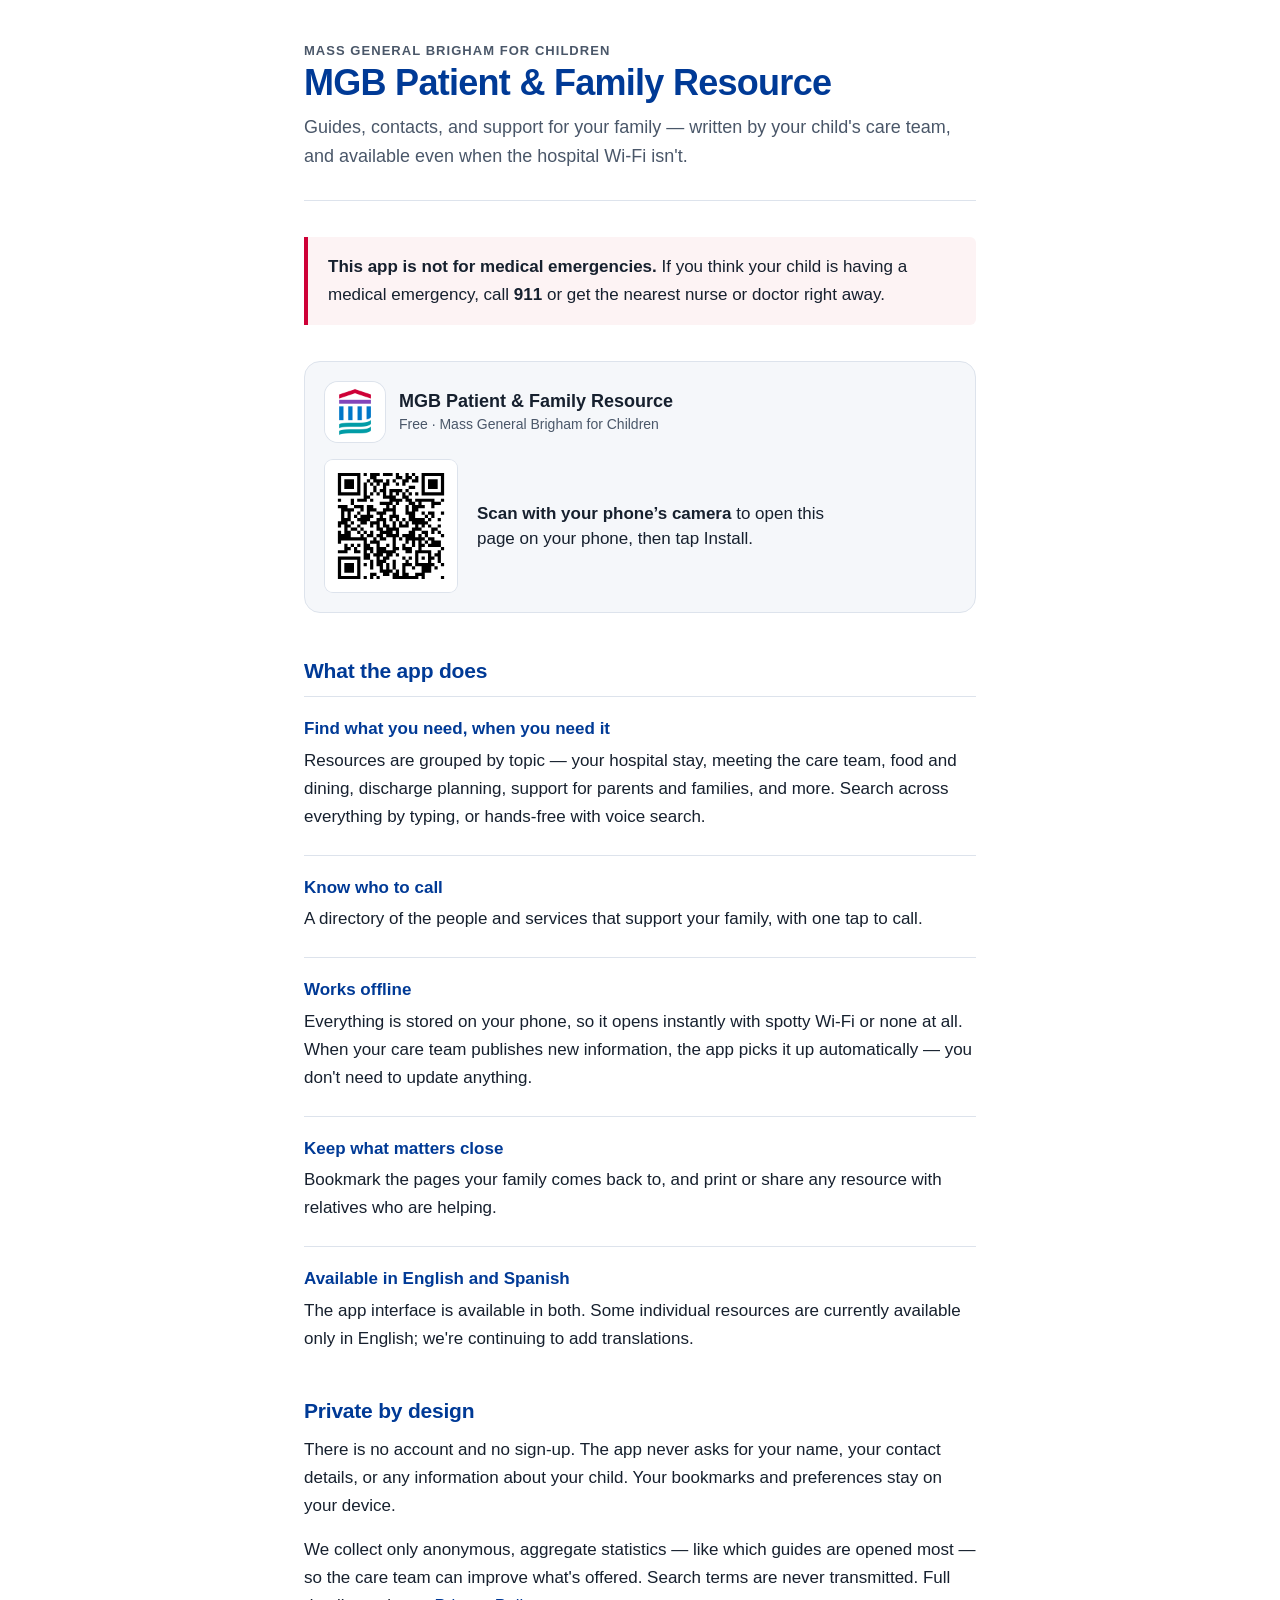
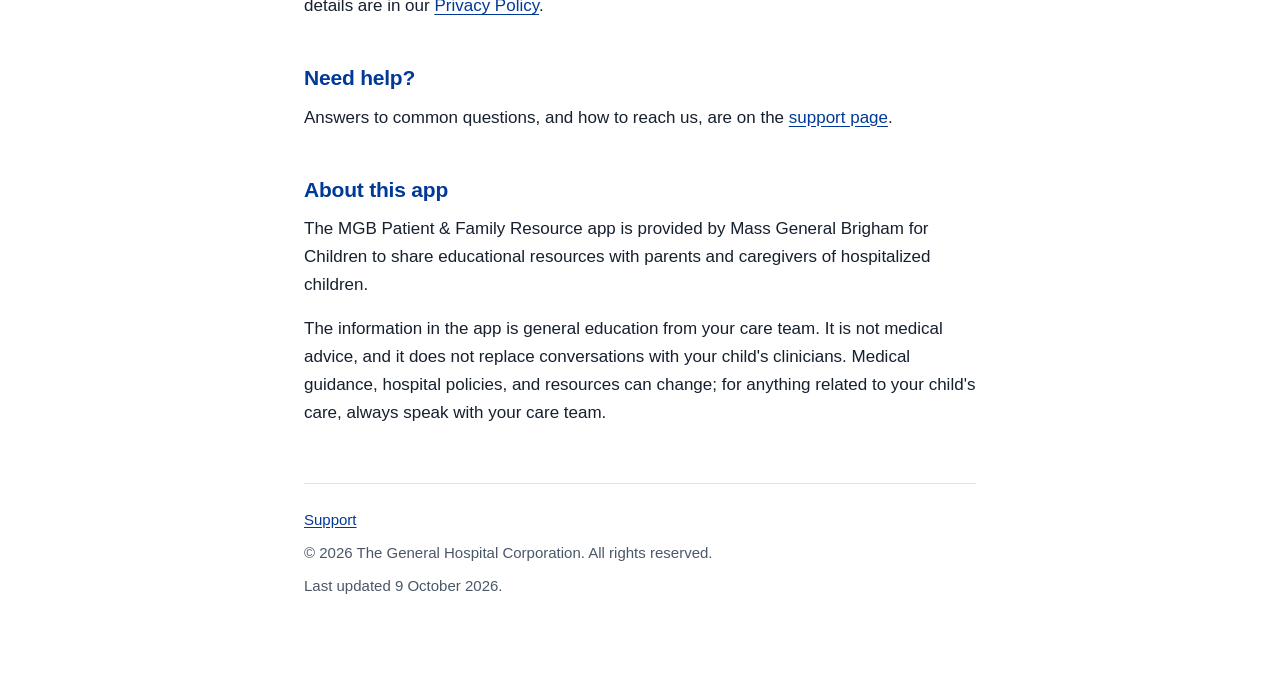
<file: index.html>
<!doctype html>
<html lang="en">
<head>
<meta charset="utf-8">
<meta name="viewport" content="width=device-width, initial-scale=1">
<title>MGB Patient &amp; Family Resource</title>
<meta name="description" content="A free app for iPhone and Android from Mass General Brigham for Children, with guides, contacts, and support for families of children in the hospital.">

<!-- Link previews. When a nurse texts this URL to a family, or it goes in a
     discharge packet, the preview card is the first thing they see. Kept to
     plain og/twitter tags with no image: there is no hosted image asset yet,
     and a broken og:image renders worse than none. Add og:image here once a
     1200x630 card exists in assets/. -->
<meta property="og:type" content="website">
<meta property="og:title" content="MGB Patient &amp; Family Resource">
<meta property="og:description" content="Guides, contacts, and support for families of children in the hospital — from the care team at Mass General Brigham for Children.">
<meta property="og:url" content="https://mgh-lcs.github.io/patient-family-resource-support/">
<meta name="twitter:card" content="summary">

<!-- Apple Smart App Banner. The id is the App Store listing's
     (apps.apple.com/app/id6772264792). iOS Safari shows its own native
     "Open in the App Store" strip above the page — no code, no dependency.
     Android has no equivalent; the page button below carries that side. -->
<meta name="apple-itunes-app" content="app-id=6772264792">

<!-- The ?v= query forces browsers to fetch the new stylesheet. GitHub Pages
     lets browsers reuse files for 10 minutes, so new HTML with an old cached
     stylesheet renders broken. Bump it (same value on all three pages) on
     every style.css change. -->
<link rel="stylesheet" href="assets/style.css?v=2026-10-26.2">

<!-- ── PLATFORM DETECTION ─────────────────────────────────────────────────────
     One QR code, one URL, one obvious button. This tags <html> with
     data-platform="ios" | "android" so the stylesheet can promote the matching
     store button to the single primary action and demote the other to a small
     "Using an Android phone?" line. A computer gets "desktop", which swaps the
     buttons for a scan-with-your-phone QR code (see .get-app-qr below). It runs in <head>, before the body paints,
     so there is no flash of both buttons.

     It is deliberately NOT a redirect. The scanner is often not the phone that
     will install (a laptop, a shared unit iPad, a relative with a different
     phone), and a redirect would skip the emergency notice and the "who made
     this" cues that are the reason this page exists. With JavaScript off or an
     unrecognised touch device, nothing happens and both buttons show as equals.

     iPadOS 13+ Safari reports itself as a Mac, so "Mac with a touch screen" is
     treated as iOS. "desktop" also requires no touch screen, because Chrome on
     Android tablets asks for desktop sites with a Linux user agent; such a
     tablet keeps the buttons instead of a QR code it can't scan. Nothing here
     is sent anywhere. -->
<script>
(function () {
  var ua = navigator.userAgent || "";
  var platform = "";
  if (/iPhone|iPad|iPod/.test(ua)) {
    platform = "ios";
  } else if (/Macintosh/.test(ua) && navigator.maxTouchPoints > 1) {
    platform = "ios";
  } else if (/Android/.test(ua)) {
    platform = "android";
  } else if (!(navigator.maxTouchPoints > 0)) {
    platform = "desktop";
  }
  if (platform) document.documentElement.setAttribute("data-platform", platform);
})();
</script>
</head>
<body>
<div class="wrap">

  <header class="masthead">
    <p class="eyebrow">Mass General Brigham for Children</p>
    <h1>MGB Patient &amp; Family Resource</h1>
    <p class="tagline">Guides, contacts, and support for your family — written by your
    child's care team, and available even when the hospital Wi-Fi isn't.</p>
  </header>

  <main>

    <!-- Same emergency notice, same position, as the support page. A caregiver
         who lands here in a crisis must be routed to 911 before anything on the
         page competes for attention. If you edit one, edit both. -->
    <div class="notice">
      <p><strong>This app is not for medical emergencies.</strong> If you think your child
      is having a medical emergency, call <strong>911</strong> or get the nearest nurse or
      doctor right away.</p>
    </div>

    <!-- ── GET THE APP ────────────────────────────────────────────────────────
         Both stores are live: iPhone goes to the App Store listing, Android to
         Google Play. The card copies the shape
         of an App Store product header (real app icon, name, "Free", one solid
         button) because that is what reads as official to a family.

         Each button carries data-store so the platform detection in <head> can
         promote one and demote the other (see .store-row rules in
         assets/style.css). A demoted button hides everything except its
         .store-btn-alt line, e.g. "Using an Android phone? Get it on Google Play".

         Official Apple/Google badge artwork is intentionally NOT used here. Both
         require downloading brand assets. Text buttons are compliant and never break.
         assets/app-icon.png is the app's own icon (Icon-App-60x60@3x.png from
         the app repo); replace it if the app icon changes. -->
    <section class="get-app" aria-label="Get the app">
      <div class="get-app-head">
        <img class="get-app-icon" src="assets/app-icon.png" width="60" height="60" alt="">
        <div>
          <p class="get-app-name">MGB Patient &amp; Family Resource</p>
          <p class="get-app-meta">Free &middot; Mass General Brigham for Children</p>
        </div>
      </div>
      <div class="store-row">
        <a class="store-btn" href="https://apps.apple.com/app/id6772264792" data-store="ios">
          <svg class="store-btn-icon" width="24" height="24" viewBox="0 0 24 24" fill="none" stroke="currentColor" stroke-width="2" stroke-linecap="round" stroke-linejoin="round" aria-hidden="true"><path d="M12 3v12"/><path d="m7 10 5 5 5-5"/><path d="M5 21h14"/></svg>
          <span class="store-btn-text">
            <span class="store-btn-main">Install on iPhone</span>
            <span class="store-btn-sub">Free, from the App Store</span>
          </span>
          <span class="store-btn-alt">Using an iPhone? Get it on the <strong>App Store</strong></span>
        </a>
        <a class="store-btn" href="https://play.google.com/store/apps/details?id=org.mgb.patient_family_resource" data-store="android">
          <svg class="store-btn-icon" width="24" height="24" viewBox="0 0 24 24" fill="none" stroke="currentColor" stroke-width="2" stroke-linecap="round" stroke-linejoin="round" aria-hidden="true"><path d="M12 3v12"/><path d="m7 10 5 5 5-5"/><path d="M5 21h14"/></svg>
          <span class="store-btn-text">
            <span class="store-btn-main">Install on Android</span>
            <span class="store-btn-sub">Free, from Google Play</span>
          </span>
          <span class="store-btn-alt">Using an Android phone? Get it on <strong>Google Play</strong></span>
        </a>
      </div>
      <!-- Computers only (data-platform="desktop"); hidden everywhere else, so
           with JavaScript off the buttons above still show. On a Mac, Safari
           hands any App Store link to the Mac App Store, which says this
           iPhone-only app "isn't available", and no computer can install a
           phone app anyway. The code opens this same page (the root URL, as on
           the printed handouts), so the phone then shows its own store button.
           Regenerate with:
           qrencode -t SVG --svg-path -m 4 -l M -o assets/qr-landing.svg 'https://mgh-lcs.github.io/patient-family-resource-support/' -->
      <div class="get-app-qr">
        <img src="assets/qr-landing.svg" width="132" height="132" alt="QR code that opens this page">
        <p><strong>Scan with your phone&rsquo;s camera</strong> to open this page on your
        phone, then tap Install.</p>
      </div>
    </section>

    <h2>What the app does</h2>

    <div class="feature">
      <h3>Find what you need, when you need it</h3>
      <p>Resources are grouped by topic — your hospital stay, meeting the care team, food and
      dining, discharge planning, support for parents and families, and more. Search across
      everything by typing, or hands-free with voice search.</p>
    </div>

    <div class="feature">
      <h3>Know who to call</h3>
      <p>A directory of the people and services that support your family, with one tap to
      call.</p>
    </div>

    <div class="feature">
      <h3>Works offline</h3>
      <p>Everything is stored on your phone, so it opens instantly with spotty Wi-Fi or none
      at all. When your care team publishes new information, the app picks it up
      automatically — you don't need to update anything.</p>
    </div>

    <div class="feature">
      <h3>Keep what matters close</h3>
      <p>Bookmark the pages your family comes back to, and print or share any resource with
      relatives who are helping.</p>
    </div>

    <div class="feature">
      <h3>Available in English and Spanish</h3>
      <p>The app interface is available in both. Some individual resources are currently
      available only in English; we're continuing to add translations.</p>
    </div>

    <h2>Private by design</h2>
    <p>There is no account and no sign-up. The app never asks for your name, your contact
    details, or any information about your child. Your bookmarks and preferences stay on your
    device.</p>
    <p>We collect only anonymous, aggregate statistics — like which guides are opened most —
    so the care team can improve what's offered. Search terms are never transmitted.
    Full details are in our <a href="privacy.html">Privacy Policy</a>.</p>

    <h2>Need help?</h2>
    <p>Answers to common questions, and how to reach us, are on the
    <a href="support.html">support page</a>.</p>

    <h2>About this app</h2>
    <p>The MGB Patient &amp; Family Resource app is provided by Mass General Brigham for
    Children to share educational resources with parents and caregivers of hospitalized
    children.</p>
    <p>The information in the app is general education from your care team. It is not medical
    advice, and it does not replace conversations with your child's clinicians. Medical
    guidance, hospital policies, and resources can change; for anything related to your child's
    care, always speak with your care team.</p>

  </main>

  <footer>
    <p><a href="support.html">Support</a></p>
    <p>&copy; 2026 The General Hospital Corporation. All rights reserved.</p>
    <p>Last updated 9 October 2026.</p>
  </footer>

</div>
</body>
</html>
</file>
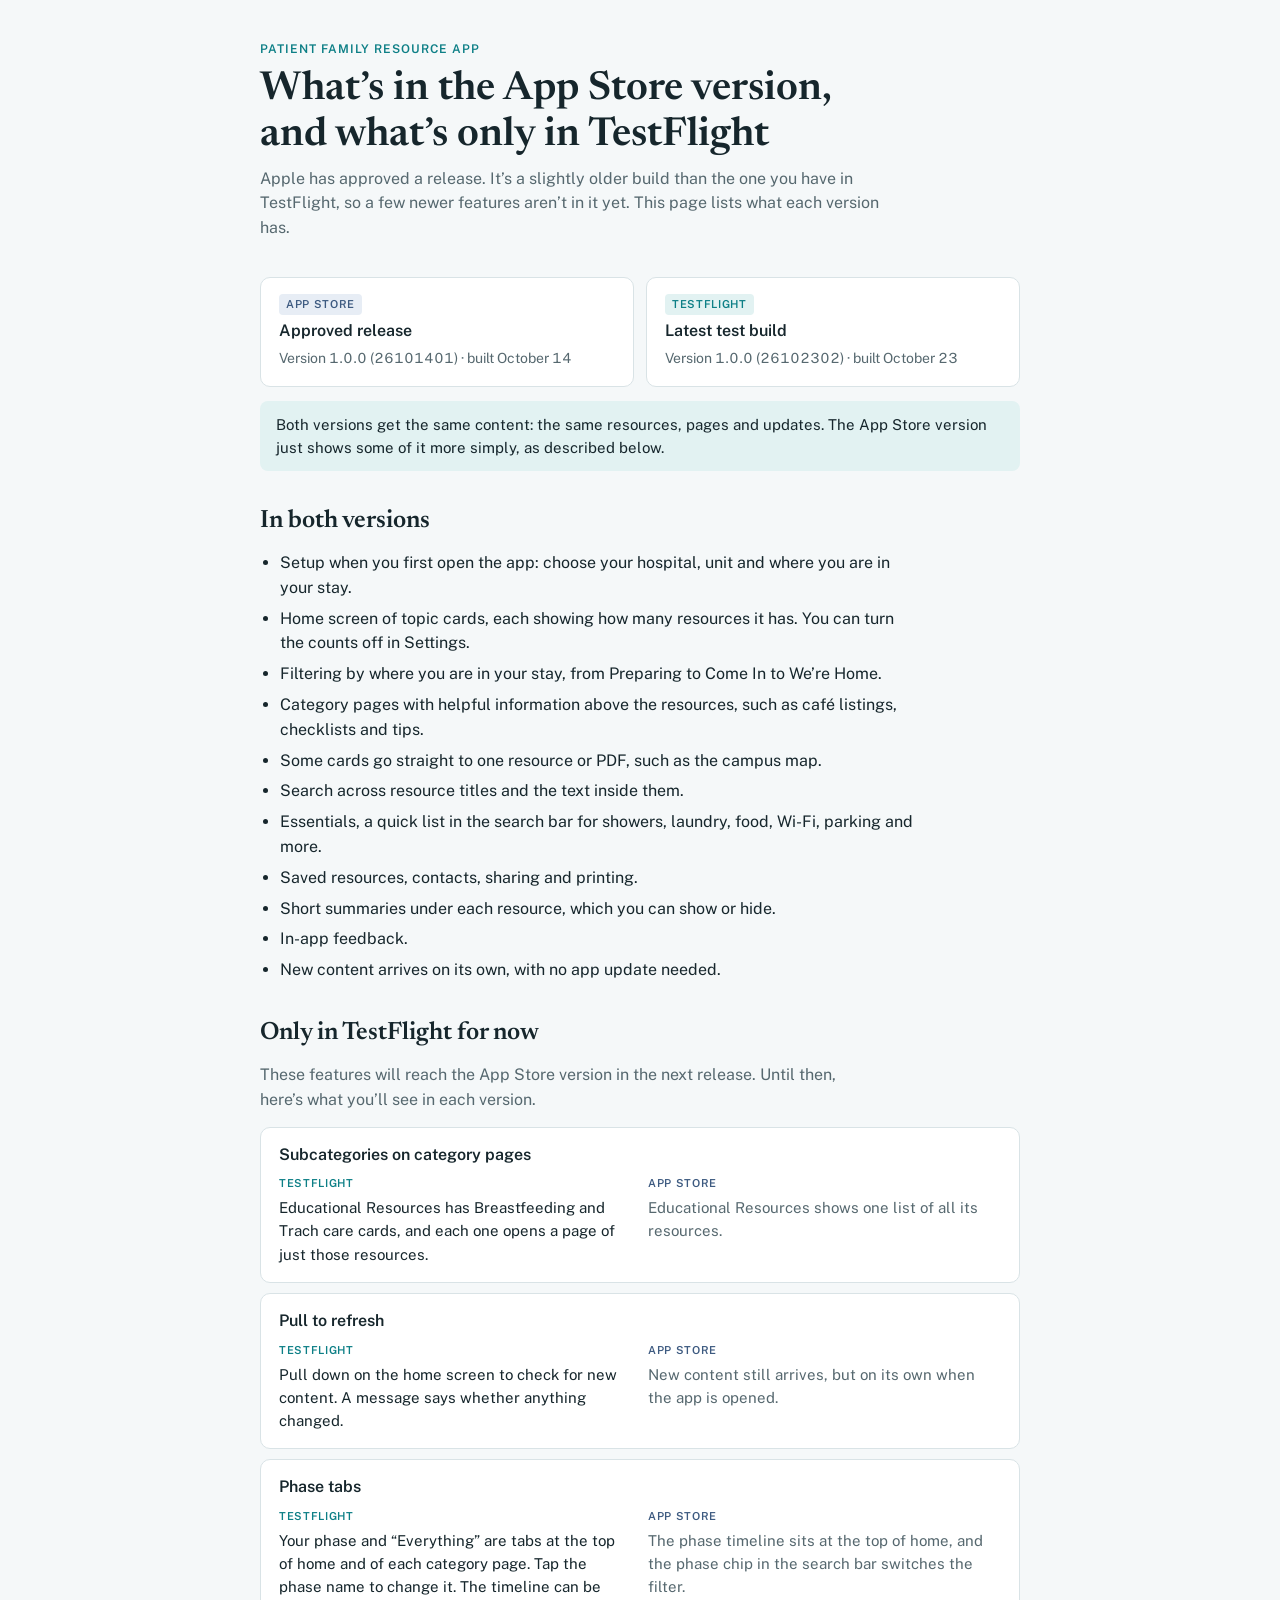
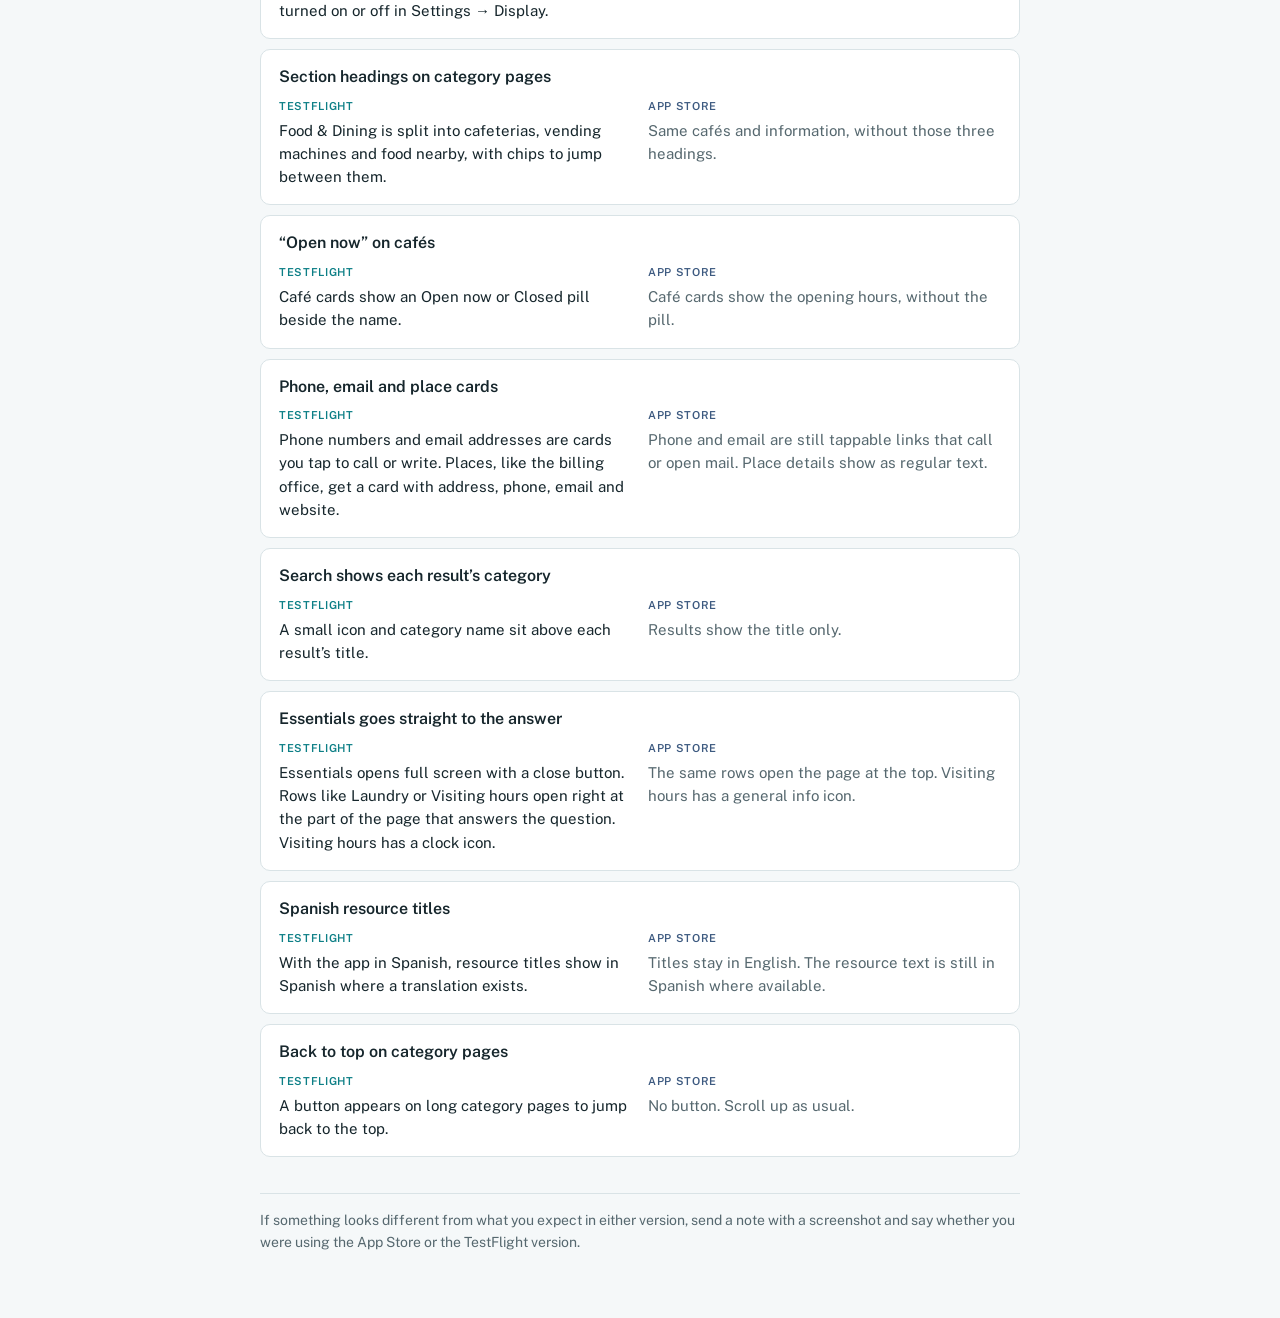
<file: AppStoreVsTestFlight-2026-10-26.html>
<!doctype html><html><head><meta charset=utf8><meta name=viewport content="width=device-width,initial-scale=1,viewport-fit=cover"><style>:root{color-scheme:light;box-sizing:border-box;padding-top:env(safe-area-inset-top,0px);padding-bottom:env(safe-area-inset-bottom,0px)}html{scroll-padding-top:env(safe-area-inset-top,0px)}body{margin:0;padding:0;font:14px -apple-system,BlinkMacSystemFont,sans-serif;background:#fff;color:#000}img{max-width:100%}[hidden]:not([hidden=until-found i]){display:none!important}</style></head><body>
<title>App Store vs TestFlight</title>
<link rel="preconnect" href="https://fonts.googleapis.com">
<link rel="stylesheet" href="https://fonts.googleapis.com/css2?family=Newsreader:opsz,wght@6..72,500;6..72,600&family=Public+Sans:wght@400;500;600&display=swap">
<style>
/* Layout: one reading column. Two version cards up top, then "in both", then a two-column comparison that stacks on phones. */
:root {
  --bg: #f5f8f9;
  --surface: #ffffff;
  --fg: #16262c;
  --muted: #56686f;
  --line: #d9e3e6;
  --accent: #0d7f86;
  --accent-soft: #e2f2f2;
  --store: #3d5a80;
  --store-soft: #e7edf5;
  --font-display: "Newsreader", Georgia, "Times New Roman", serif;
  --font-body: "Public Sans", -apple-system, "Segoe UI", Roboto, sans-serif;
}
@media (prefers-color-scheme: dark) {
  :root:not([data-theme="light"]) {
    --bg: #0f1a1d; --surface: #16252a; --fg: #e6eef0; --muted: #9db0b6; --line: #27393f;
    --accent: #4cc3c8; --accent-soft: #173438; --store: #9db8dd; --store-soft: #1c2a3b; color-scheme: dark;
  }
}
:root[data-theme="dark"] {
  --bg: #0f1a1d; --surface: #16252a; --fg: #e6eef0; --muted: #9db0b6; --line: #27393f;
  --accent: #4cc3c8; --accent-soft: #173438; --store: #9db8dd; --store-soft: #1c2a3b; color-scheme: dark;
}
* { box-sizing: border-box; }
body { background: var(--bg); color: var(--fg); font-family: var(--font-body); font-size: 16px; line-height: 1.55; padding: 0 16px; }
main { max-width: 760px; margin: 0 auto; padding-block: 40px 64px; display: flex; flex-direction: column; gap: 36px; }
header { display: flex; flex-direction: column; gap: 8px; }
.eyebrow { font-size: 12px; font-weight: 600; letter-spacing: .08em; text-transform: uppercase; color: var(--accent); margin: 0; }
h1 { font-family: var(--font-display); font-weight: 600; font-size: clamp(28px, 6vw, 40px); line-height: 1.15; margin: 0; text-wrap: balance; }
h2 { font-family: var(--font-display); font-weight: 600; font-size: 25px; line-height: 1.2; margin: 0; text-wrap: balance; }
h3 { font-size: 16px; font-weight: 600; margin: 0; line-height: 1.35; }
p { margin: 0; }
.lede { color: var(--muted); max-width: 62ch; }
section { display: flex; flex-direction: column; gap: 14px; }
.versions { display: grid; grid-template-columns: repeat(auto-fit, minmax(240px, 1fr)); gap: 12px; }
.version { background: var(--surface); border: 1px solid var(--line); border-radius: 10px; padding: 16px 18px; display: flex; flex-direction: column; gap: 4px; min-width: 0; }
.version .name { font-weight: 600; }
.version .build { font-size: 14px; color: var(--muted); font-variant-numeric: tabular-nums; }
.pill { align-self: flex-start; font-size: 11px; font-weight: 600; letter-spacing: .06em; text-transform: uppercase; border-radius: 4px; padding: 2px 7px; }
.pill.store { color: var(--store); background: var(--store-soft); }
.pill.tf { color: var(--accent); background: var(--accent-soft); }
.note { background: var(--accent-soft); border-radius: 8px; padding: 12px 16px; font-size: 15px; }
ul.both { margin: 0; padding-left: 20px; display: flex; flex-direction: column; gap: 6px; max-width: 66ch; }
.rows { display: flex; flex-direction: column; gap: 10px; }
.row { background: var(--surface); border: 1px solid var(--line); border-radius: 10px; padding: 16px 18px; display: flex; flex-direction: column; gap: 10px; }
.cols { display: grid; grid-template-columns: 1fr 1fr; gap: 16px; }
.col { min-width: 0; display: flex; flex-direction: column; gap: 4px; font-size: 15px; }
.col .label { font-size: 11px; font-weight: 600; letter-spacing: .06em; text-transform: uppercase; }
.col.tf .label { color: var(--accent); }
.col.store .label { color: var(--store); }
.col.store { color: var(--muted); }
@media (max-width: 560px) { .cols { grid-template-columns: 1fr; gap: 10px; } }
footer { font-size: 14px; color: var(--muted); border-top: 1px solid var(--line); padding-top: 16px; }
</style>

<main>
  <header>
    <p class="eyebrow">Patient Family Resource app</p>
    <h1>What’s in the App Store version, and what’s only in TestFlight</h1>
    <p class="lede">Apple has approved a release. It’s a slightly older build than the one you have in TestFlight, so a few newer features aren’t in it yet. This page lists what each version has.</p>
  </header>

  <section aria-label="The two versions">
    <div class="versions">
      <div class="version">
        <span class="pill store">App Store</span>
        <span class="name">Approved release</span>
        <span class="build">Version 1.0.0 (26101401) · built October 14</span>
      </div>
      <div class="version">
        <span class="pill tf">TestFlight</span>
        <span class="name">Latest test build</span>
        <span class="build">Version 1.0.0 (26102302) · built October 23</span>
      </div>
    </div>
    <p class="note">Both versions get the same content: the same resources, pages and updates. The App Store version just shows some of it more simply, as described below.</p>
  </section>

  <section>
    <h2>In both versions</h2>
    <ul class="both">
      <li>Setup when you first open the app: choose your hospital, unit and where you are in your stay.</li>
      <li>Home screen of topic cards, each showing how many resources it has. You can turn the counts off in Settings.</li>
      <li>Filtering by where you are in your stay, from Preparing to Come In to We’re Home.</li>
      <li>Category pages with helpful information above the resources, such as café listings, checklists and tips.</li>
      <li>Some cards go straight to one resource or PDF, such as the campus map.</li>
      <li>Search across resource titles and the text inside them.</li>
      <li>Essentials, a quick list in the search bar for showers, laundry, food, Wi-Fi, parking and more.</li>
      <li>Saved resources, contacts, sharing and printing.</li>
      <li>Short summaries under each resource, which you can show or hide.</li>
      <li>In-app feedback.</li>
      <li>New content arrives on its own, with no app update needed.</li>
    </ul>
  </section>

  <section>
    <h2>Only in TestFlight for now</h2>
    <p class="lede">These features will reach the App Store version in the next release. Until then, here’s what you’ll see in each version.</p>

    <div class="rows">
      <div class="row">
        <h3>Subcategories on category pages</h3>
        <div class="cols">
          <div class="col tf"><span class="label">TestFlight</span>Educational Resources has Breastfeeding and Trach care cards, and each one opens a page of just those resources.</div>
          <div class="col store"><span class="label">App Store</span>Educational Resources shows one list of all its resources.</div>
        </div>
      </div>

      <div class="row">
        <h3>Pull to refresh</h3>
        <div class="cols">
          <div class="col tf"><span class="label">TestFlight</span>Pull down on the home screen to check for new content. A message says whether anything changed.</div>
          <div class="col store"><span class="label">App Store</span>New content still arrives, but on its own when the app is opened.</div>
        </div>
      </div>

      <div class="row">
        <h3>Phase tabs</h3>
        <div class="cols">
          <div class="col tf"><span class="label">TestFlight</span>Your phase and “Everything” are tabs at the top of home and of each category page. Tap the phase name to change it. The timeline can be turned on or off in Settings → Display.</div>
          <div class="col store"><span class="label">App Store</span>The phase timeline sits at the top of home, and the phase chip in the search bar switches the filter.</div>
        </div>
      </div>

      <div class="row">
        <h3>Section headings on category pages</h3>
        <div class="cols">
          <div class="col tf"><span class="label">TestFlight</span>Food &amp; Dining is split into cafeterias, vending machines and food nearby, with chips to jump between them.</div>
          <div class="col store"><span class="label">App Store</span>Same cafés and information, without those three headings.</div>
        </div>
      </div>

      <div class="row">
        <h3>“Open now” on cafés</h3>
        <div class="cols">
          <div class="col tf"><span class="label">TestFlight</span>Café cards show an Open now or Closed pill beside the name.</div>
          <div class="col store"><span class="label">App Store</span>Café cards show the opening hours, without the pill.</div>
        </div>
      </div>

      <div class="row">
        <h3>Phone, email and place cards</h3>
        <div class="cols">
          <div class="col tf"><span class="label">TestFlight</span>Phone numbers and email addresses are cards you tap to call or write. Places, like the billing office, get a card with address, phone, email and website.</div>
          <div class="col store"><span class="label">App Store</span>Phone and email are still tappable links that call or open mail. Place details show as regular text.</div>
        </div>
      </div>

      <div class="row">
        <h3>Search shows each result’s category</h3>
        <div class="cols">
          <div class="col tf"><span class="label">TestFlight</span>A small icon and category name sit above each result’s title.</div>
          <div class="col store"><span class="label">App Store</span>Results show the title only.</div>
        </div>
      </div>

      <div class="row">
        <h3>Essentials goes straight to the answer</h3>
        <div class="cols">
          <div class="col tf"><span class="label">TestFlight</span>Essentials opens full screen with a close button. Rows like Laundry or Visiting hours open right at the part of the page that answers the question. Visiting hours has a clock icon.</div>
          <div class="col store"><span class="label">App Store</span>The same rows open the page at the top. Visiting hours has a general info icon.</div>
        </div>
      </div>

      <div class="row">
        <h3>Spanish resource titles</h3>
        <div class="cols">
          <div class="col tf"><span class="label">TestFlight</span>With the app in Spanish, resource titles show in Spanish where a translation exists.</div>
          <div class="col store"><span class="label">App Store</span>Titles stay in English. The resource text is still in Spanish where available.</div>
        </div>
      </div>

      <div class="row">
        <h3>Back to top on category pages</h3>
        <div class="cols">
          <div class="col tf"><span class="label">TestFlight</span>A button appears on long category pages to jump back to the top.</div>
          <div class="col store"><span class="label">App Store</span>No button. Scroll up as usual.</div>
        </div>
      </div>
    </div>
  </section>

  <footer>If something looks different from what you expect in either version, send a note with a screenshot and say whether you were using the App Store or the TestFlight version.</footer>
</main>

</body></html>
</file>
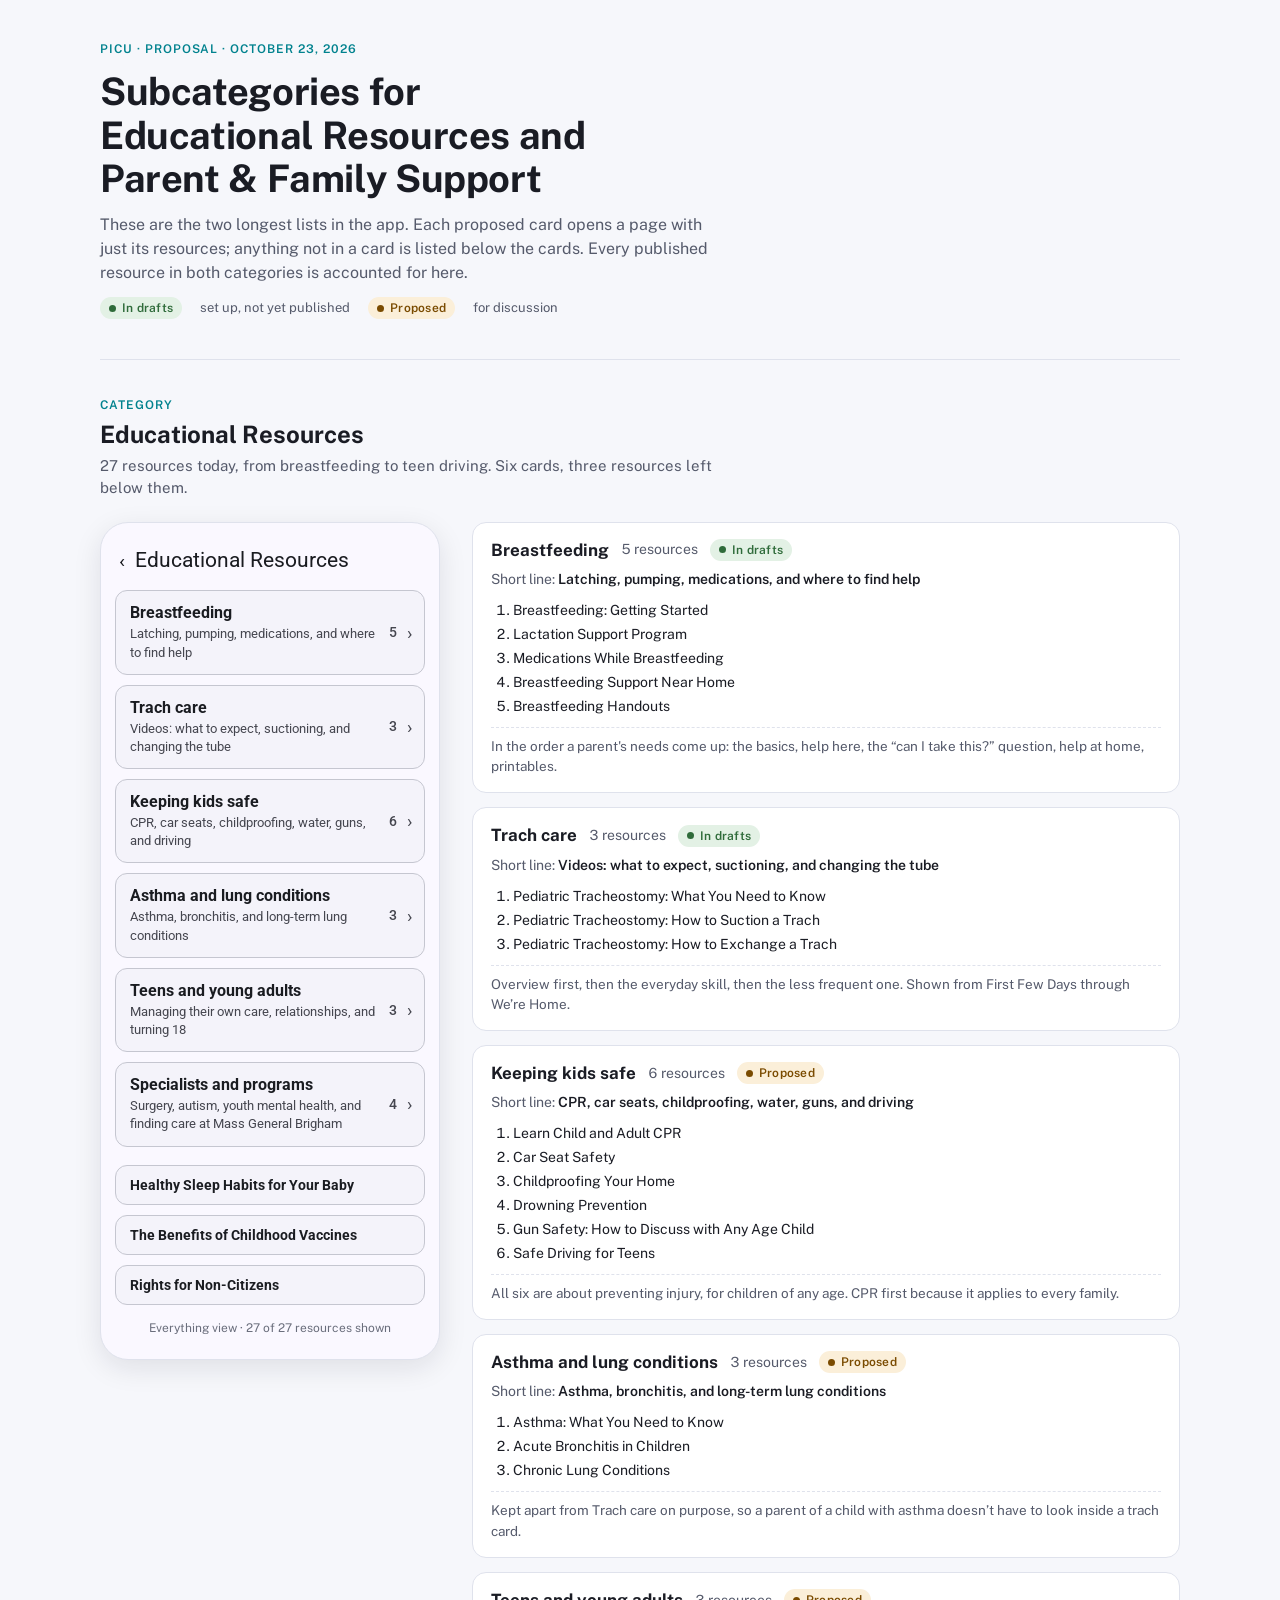
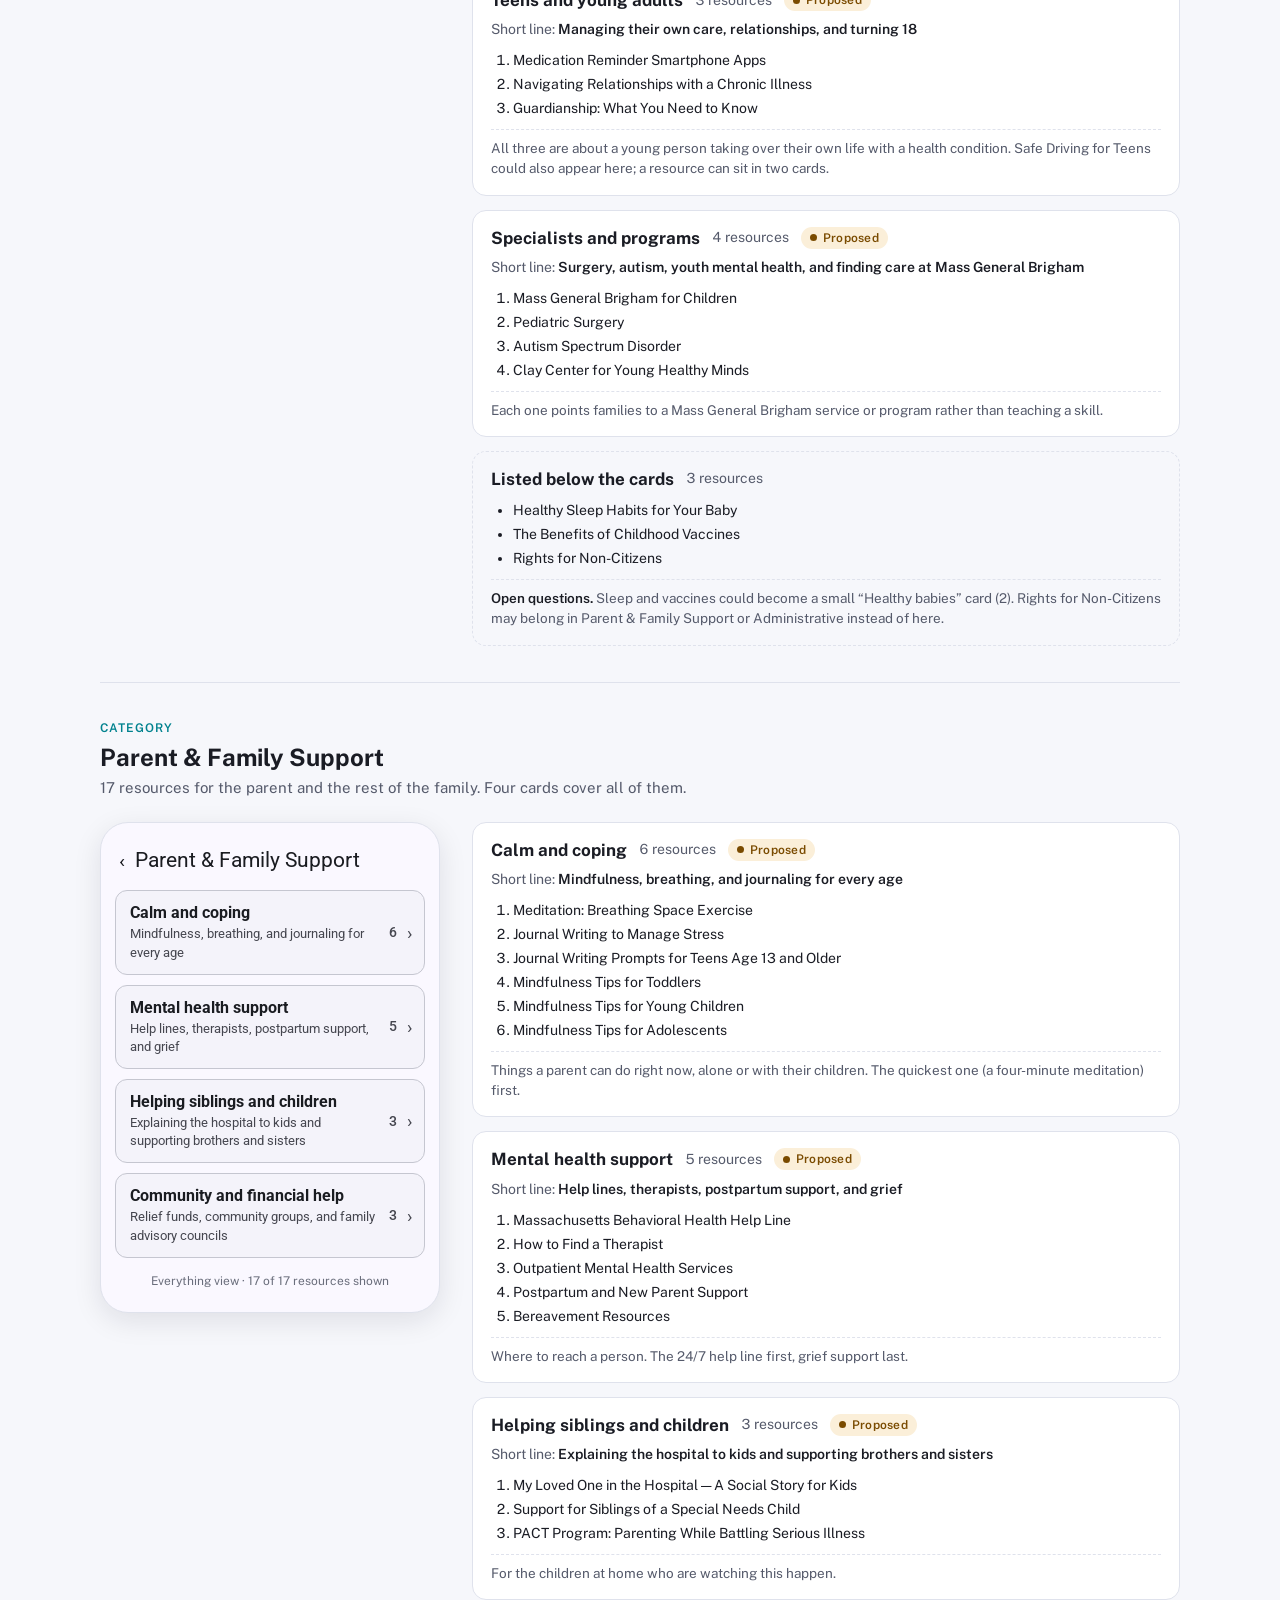
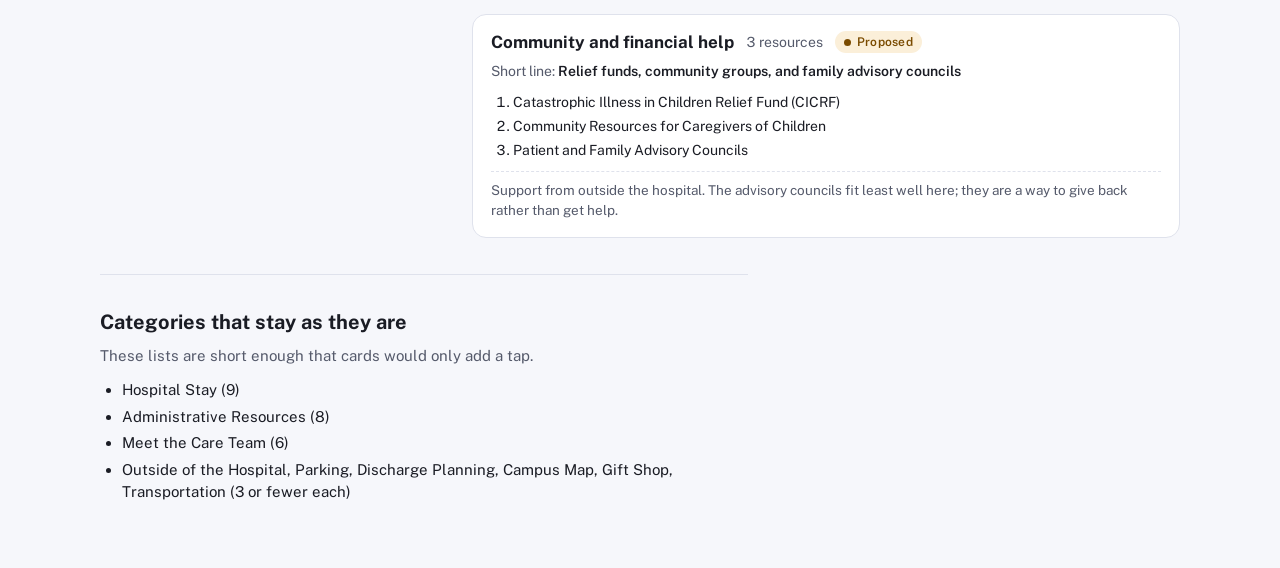
<file: PICUSubcategoryPlan.html>
<!doctype html><html><head><meta charset=utf8><meta name=viewport content="width=device-width,initial-scale=1,viewport-fit=cover"><style>:root{color-scheme:light;box-sizing:border-box;padding-top:env(safe-area-inset-top,0px);padding-bottom:env(safe-area-inset-bottom,0px)}html{scroll-padding-top:env(safe-area-inset-top,0px)}body{margin:0;padding:0;font:14px -apple-system,BlinkMacSystemFont,sans-serif;background:#fff;color:#000}img{max-width:100%}[hidden]:not([hidden=until-found i]){display:none!important}</style></head><body>
<title>PICU Subcategory Plan</title>
<link rel="preconnect" href="https://fonts.googleapis.com">
<link rel="stylesheet" href="https://fonts.googleapis.com/css2?family=Public+Sans:wght@400;500;600;700&family=Roboto:wght@400;500;700&display=swap">
<style>
/* Layout: a working proposal, one section per category — the page as the app
   draws it (a phone column) beside what each card holds and why. */
:root {
  --bg: #f6f7fb;
  --surface: #ffffff;
  --ink: #1a1c24;
  --muted: #555a6b;
  --line: #dfe2ec;
  --accent: #01828e;          /* MGB teal, the app's section accent */
  --accent-soft: #e3f1f2;
  --done: #2f6b3a;
  --done-soft: #e3f1e5;
  --proposed: #7a4b00;
  --proposed-soft: #fbefd9;
  --font-ui: "Public Sans", "Segoe UI", system-ui, sans-serif;
  --font-app: "Roboto", "Helvetica Neue", Arial, sans-serif;
  color-scheme: light;
}
@media (prefers-color-scheme: dark) {
  :root:not([data-theme="light"]) {
    --bg: #12141a; --surface: #1b1e26; --ink: #e8eaf1; --muted: #a3a8b8; --line: #2e3240;
    --accent: #4fb6c0; --accent-soft: #15333a; --done: #8fd19b; --done-soft: #1d3322;
    --proposed: #f2c27a; --proposed-soft: #3a2c13; color-scheme: dark;
  }
}
:root[data-theme="dark"] {
  --bg: #12141a; --surface: #1b1e26; --ink: #e8eaf1; --muted: #a3a8b8; --line: #2e3240;
  --accent: #4fb6c0; --accent-soft: #15333a; --done: #8fd19b; --done-soft: #1d3322;
  --proposed: #f2c27a; --proposed-soft: #3a2c13; color-scheme: dark;
}

/* The phone mockups are a picture of the app's light theme, in both page themes. */
.phone {
  --app-surface: #faf8ff; --app-card: #f4f3fa; --app-line: #c5c6d0;
  --app-ink: #1a1c21; --app-sub: #45464f;
}

* { box-sizing: border-box; }
body { margin: 0; background: var(--bg); color: var(--ink); font-family: var(--font-ui); font-size: 15px; line-height: 1.5; }
.wrap { max-width: 1120px; margin: 0 auto; padding-inline: 20px; padding-block: 40px 64px; }

header { max-width: 68ch; display: grid; gap: 12px; margin-bottom: 40px; }
h1 { font-size: clamp(28px, 4vw, 38px); line-height: 1.15; margin: 0; letter-spacing: -0.01em; text-wrap: balance; }
.lede { color: var(--muted); margin: 0; font-size: 16px; }
.legend { display: flex; flex-wrap: wrap; gap: 10px 18px; font-size: 13px; color: var(--muted); align-items: center; }

.pill { display: inline-flex; align-items: center; gap: 6px; font-size: 12px; font-weight: 600; letter-spacing: 0.02em; padding: 2px 9px; border-radius: 999px; white-space: nowrap; }
.pill.done { background: var(--done-soft); color: var(--done); }
.pill.proposed { background: var(--proposed-soft); color: var(--proposed); }
.pill::before { content: ""; width: 7px; height: 7px; border-radius: 50%; background: currentColor; }

section.cat { border-top: 1px solid var(--line); padding-block: 36px; display: grid; gap: 22px; }
.cat-head { display: grid; gap: 6px; max-width: 70ch; }
.cat-head h2 { margin: 0; font-size: 24px; line-height: 1.2; text-wrap: balance; }
.cat-head p { margin: 0; color: var(--muted); }
.eyebrow { text-transform: uppercase; letter-spacing: 0.08em; font-size: 12px; font-weight: 600; color: var(--accent); }

.cat-body { display: grid; grid-template-columns: 340px minmax(0, 1fr); gap: 32px; align-items: start; }
@media (max-width: 820px) { .cat-body { grid-template-columns: minmax(0, 1fr); } }

/* Phone column */
.phone { background: var(--app-surface); border: 1px solid var(--line); border-radius: 28px; padding: 18px 0 22px; box-shadow: 0 8px 28px rgb(20 24 40 / 0.10); font-family: var(--font-app); color: var(--app-ink); max-width: 340px; width: 100%; }
.phone-title { display: flex; align-items: center; gap: 10px; padding: 4px 18px 14px; font-size: 21px; }
.phone-title .back { font-size: 20px; color: var(--app-ink); }
.app-cards, .app-list { display: grid; gap: 10px; padding-inline: 14px; }
.app-list { margin-top: 18px; }
.app-card { background: var(--app-card); border: 1px solid var(--app-line); border-radius: 12px; padding: 12px 12px 12px 14px; display: flex; gap: 10px; align-items: center; }
.app-card .txt { flex: 1; min-width: 0; }
.app-card .nm { font-weight: 700; font-size: 16px; line-height: 1.25; }
.app-card .ln { font-size: 13px; color: var(--app-sub); line-height: 1.4; margin-top: 2px; }
.app-card .ct { font-size: 14px; font-weight: 500; color: var(--app-sub); font-variant-numeric: tabular-nums; }
.app-card .chev { color: var(--app-sub); font-size: 18px; line-height: 1; }
.app-res { background: var(--app-card); border: 1px solid var(--app-line); border-radius: 12px; padding: 10px 14px; font-weight: 700; font-size: 14px; line-height: 1.3; }
.phone-note { font-family: var(--font-ui); font-size: 12px; color: #6a6e7c; text-align: center; margin: 14px 18px 0; }

/* Detail column */
.groups { display: grid; gap: 14px; min-width: 0; }
.group { background: var(--surface); border: 1px solid var(--line); border-radius: 14px; padding: 16px 18px; display: grid; gap: 8px; min-width: 0; }
.group-top { display: flex; flex-wrap: wrap; align-items: center; gap: 8px 12px; }
.group-top h3 { margin: 0; font-size: 17px; line-height: 1.3; }
.group-top .n { color: var(--muted); font-size: 14px; font-variant-numeric: tabular-nums; }
.short { margin: 0; font-size: 14px; color: var(--muted); }
.short b { color: var(--ink); font-weight: 600; }
.group ol, .group ul { margin: 2px 0 0; padding-left: 22px; display: grid; gap: 3px; font-size: 14px; }
.why { margin: 2px 0 0; font-size: 13.5px; color: var(--muted); border-top: 1px dashed var(--line); padding-top: 8px; }
.why b { color: var(--ink); font-weight: 600; }
.group.below { background: transparent; border-style: dashed; }

.flat { border-top: 1px solid var(--line); padding-block: 32px 0; max-width: 72ch; display: grid; gap: 8px; }
.flat h2 { margin: 0; font-size: 20px; }
.flat p { margin: 0; color: var(--muted); }
.flat ul { margin: 4px 0 0; padding-left: 22px; display: grid; gap: 4px; }

a { color: var(--accent); }
:focus-visible { outline: 2px solid var(--accent); outline-offset: 2px; }
</style>

<div class="wrap">
  <header>
    <div class="eyebrow">PICU · Proposal · October 23, 2026</div>
    <h1>Subcategories for Educational Resources and Parent &amp; Family Support</h1>
    <p class="lede">These are the two longest lists in the app. Each proposed card opens a page with just its resources; anything not in a card is listed below the cards. Every published resource in both categories is accounted for here.</p>
    <div class="legend">
      <span class="pill done">In drafts</span><span>set up, not yet published</span>
      <span class="pill proposed">Proposed</span><span>for discussion</span>
    </div>
  </header>

  <div id="cats"></div>

  <section class="flat" aria-labelledby="flat-h">
    <h2 id="flat-h">Categories that stay as they are</h2>
    <p>These lists are short enough that cards would only add a tap.</p>
    <ul>
      <li>Hospital Stay (9)</li>
      <li>Administrative Resources (8)</li>
      <li>Meet the Care Team (6)</li>
      <li>Outside of the Hospital, Parking, Discharge Planning, Campus Map, Gift Shop, Transportation (3 or fewer each)</li>
    </ul>
  </section>
</div>

<script>
const CATS = [
  {
    name: "Educational Resources",
    total: 27,
    intro: "27 resources today, from breastfeeding to teen driving. Six cards, three resources left below them.",
    groups: [
      { name: "Breastfeeding", status: "done", line: "Latching, pumping, medications, and where to find help",
        items: ["Breastfeeding: Getting Started", "Lactation Support Program", "Medications While Breastfeeding", "Breastfeeding Support Near Home", "Breastfeeding Handouts"],
        why: "In the order a parent's needs come up: the basics, help here, the “can I take this?” question, help at home, printables." },
      { name: "Trach care", status: "done", line: "Videos: what to expect, suctioning, and changing the tube",
        items: ["Pediatric Tracheostomy: What You Need to Know", "Pediatric Tracheostomy: How to Suction a Trach", "Pediatric Tracheostomy: How to Exchange a Trach"],
        why: "Overview first, then the everyday skill, then the less frequent one. Shown from First Few Days through We’re Home." },
      { name: "Keeping kids safe", status: "proposed", line: "CPR, car seats, childproofing, water, guns, and driving",
        items: ["Learn Child and Adult CPR", "Car Seat Safety", "Childproofing Your Home", "Drowning Prevention", "Gun Safety: How to Discuss with Any Age Child", "Safe Driving for Teens"],
        why: "All six are about preventing injury, for children of any age. CPR first because it applies to every family." },
      { name: "Asthma and lung conditions", status: "proposed", line: "Asthma, bronchitis, and long-term lung conditions",
        items: ["Asthma: What You Need to Know", "Acute Bronchitis in Children", "Chronic Lung Conditions"],
        why: "Kept apart from Trach care on purpose, so a parent of a child with asthma doesn’t have to look inside a trach card." },
      { name: "Teens and young adults", status: "proposed", line: "Managing their own care, relationships, and turning 18",
        items: ["Medication Reminder Smartphone Apps", "Navigating Relationships with a Chronic Illness", "Guardianship: What You Need to Know"],
        why: "All three are about a young person taking over their own life with a health condition. Safe Driving for Teens could also appear here; a resource can sit in two cards." },
      { name: "Specialists and programs", status: "proposed", line: "Surgery, autism, youth mental health, and finding care at Mass General Brigham",
        items: ["Mass General Brigham for Children", "Pediatric Surgery", "Autism Spectrum Disorder", "Clay Center for Young Healthy Minds"],
        why: "Each one points families to a Mass General Brigham service or program rather than teaching a skill." }
    ],
    below: {
      items: ["Healthy Sleep Habits for Your Baby", "The Benefits of Childhood Vaccines", "Rights for Non-Citizens"],
      why: "<b>Open questions.</b> Sleep and vaccines could become a small “Healthy babies” card (2). Rights for Non-Citizens may belong in Parent &amp; Family Support or Administrative instead of here."
    }
  },
  {
    name: "Parent & Family Support",
    total: 17,
    intro: "17 resources for the parent and the rest of the family. Four cards cover all of them.",
    groups: [
      { name: "Calm and coping", status: "proposed", line: "Mindfulness, breathing, and journaling for every age",
        items: ["Meditation: Breathing Space Exercise", "Journal Writing to Manage Stress", "Journal Writing Prompts for Teens Age 13 and Older", "Mindfulness Tips for Toddlers", "Mindfulness Tips for Young Children", "Mindfulness Tips for Adolescents"],
        why: "Things a parent can do right now, alone or with their children. The quickest one (a four-minute meditation) first." },
      { name: "Mental health support", status: "proposed", line: "Help lines, therapists, postpartum support, and grief",
        items: ["Massachusetts Behavioral Health Help Line", "How to Find a Therapist", "Outpatient Mental Health Services", "Postpartum and New Parent Support", "Bereavement Resources"],
        why: "Where to reach a person. The 24/7 help line first, grief support last." },
      { name: "Helping siblings and children", status: "proposed", line: "Explaining the hospital to kids and supporting brothers and sisters",
        items: ["My Loved One in the Hospital — A Social Story for Kids", "Support for Siblings of a Special Needs Child", "PACT Program: Parenting While Battling Serious Illness"],
        why: "For the children at home who are watching this happen." },
      { name: "Community and financial help", status: "proposed", line: "Relief funds, community groups, and family advisory councils",
        items: ["Catastrophic Illness in Children Relief Fund (CICRF)", "Community Resources for Caregivers of Children", "Patient and Family Advisory Councils"],
        why: "Support from outside the hospital. The advisory councils fit least well here; they are a way to give back rather than get help." }
    ],
    below: null
  }
];

const esc = (s) => s.replace(/&(?!amp;)/g, "&amp;").replace(/</g, "&lt;");
const statusPill = (s) => s === "done" ? '<span class="pill done">In drafts</span>' : '<span class="pill proposed">Proposed</span>';

document.getElementById("cats").innerHTML = CATS.map((c, ci) => {
  const phoneCards = c.groups.map(g => `
    <div class="app-card"><div class="txt"><div class="nm">${esc(g.name)}</div><div class="ln">${esc(g.line)}</div></div>
    <span class="ct">${g.items.length}</span><span class="chev" aria-hidden="true">›</span></div>`).join("");
  const phoneBelow = c.below ? `<div class="app-list">${c.below.items.map(t => `<div class="app-res">${esc(t)}</div>`).join("")}</div>` : "";
  const groups = c.groups.map(g => `
    <article class="group">
      <div class="group-top"><h3>${esc(g.name)}</h3><span class="n">${g.items.length} resource${g.items.length === 1 ? "" : "s"}</span>${statusPill(g.status)}</div>
      <p class="short">Short line: <b>${esc(g.line)}</b></p>
      <ol>${g.items.map(t => `<li>${esc(t)}</li>`).join("")}</ol>
      <p class="why">${esc(g.why)}</p>
    </article>`).join("");
  const below = c.below ? `
    <article class="group below">
      <div class="group-top"><h3>Listed below the cards</h3><span class="n">${c.below.items.length} resources</span></div>
      <ul>${c.below.items.map(t => `<li>${esc(t)}</li>`).join("")}</ul>
      <p class="why">${c.below.why}</p>
    </article>` : "";
  const placed = c.groups.reduce((n, g) => n + g.items.length, 0) + (c.below ? c.below.items.length : 0);
  return `
  <section class="cat" aria-labelledby="cat-${ci}">
    <div class="cat-head">
      <div class="eyebrow">Category</div>
      <h2 id="cat-${ci}">${esc(c.name)}</h2>
      <p>${esc(c.intro)}</p>
    </div>
    <div class="cat-body">
      <div class="phone" role="img" aria-label="How the ${esc(c.name)} page would look in the app">
        <div class="phone-title"><span class="back" aria-hidden="true">‹</span>${esc(c.name)}</div>
        <div class="app-cards">${phoneCards}</div>
        ${phoneBelow}
        <p class="phone-note">Everything view · ${placed} of ${c.total} resources shown</p>
      </div>
      <div class="groups">${groups}${below}</div>
    </div>
  </section>`;
}).join("");
</script>

</body></html>
</file>
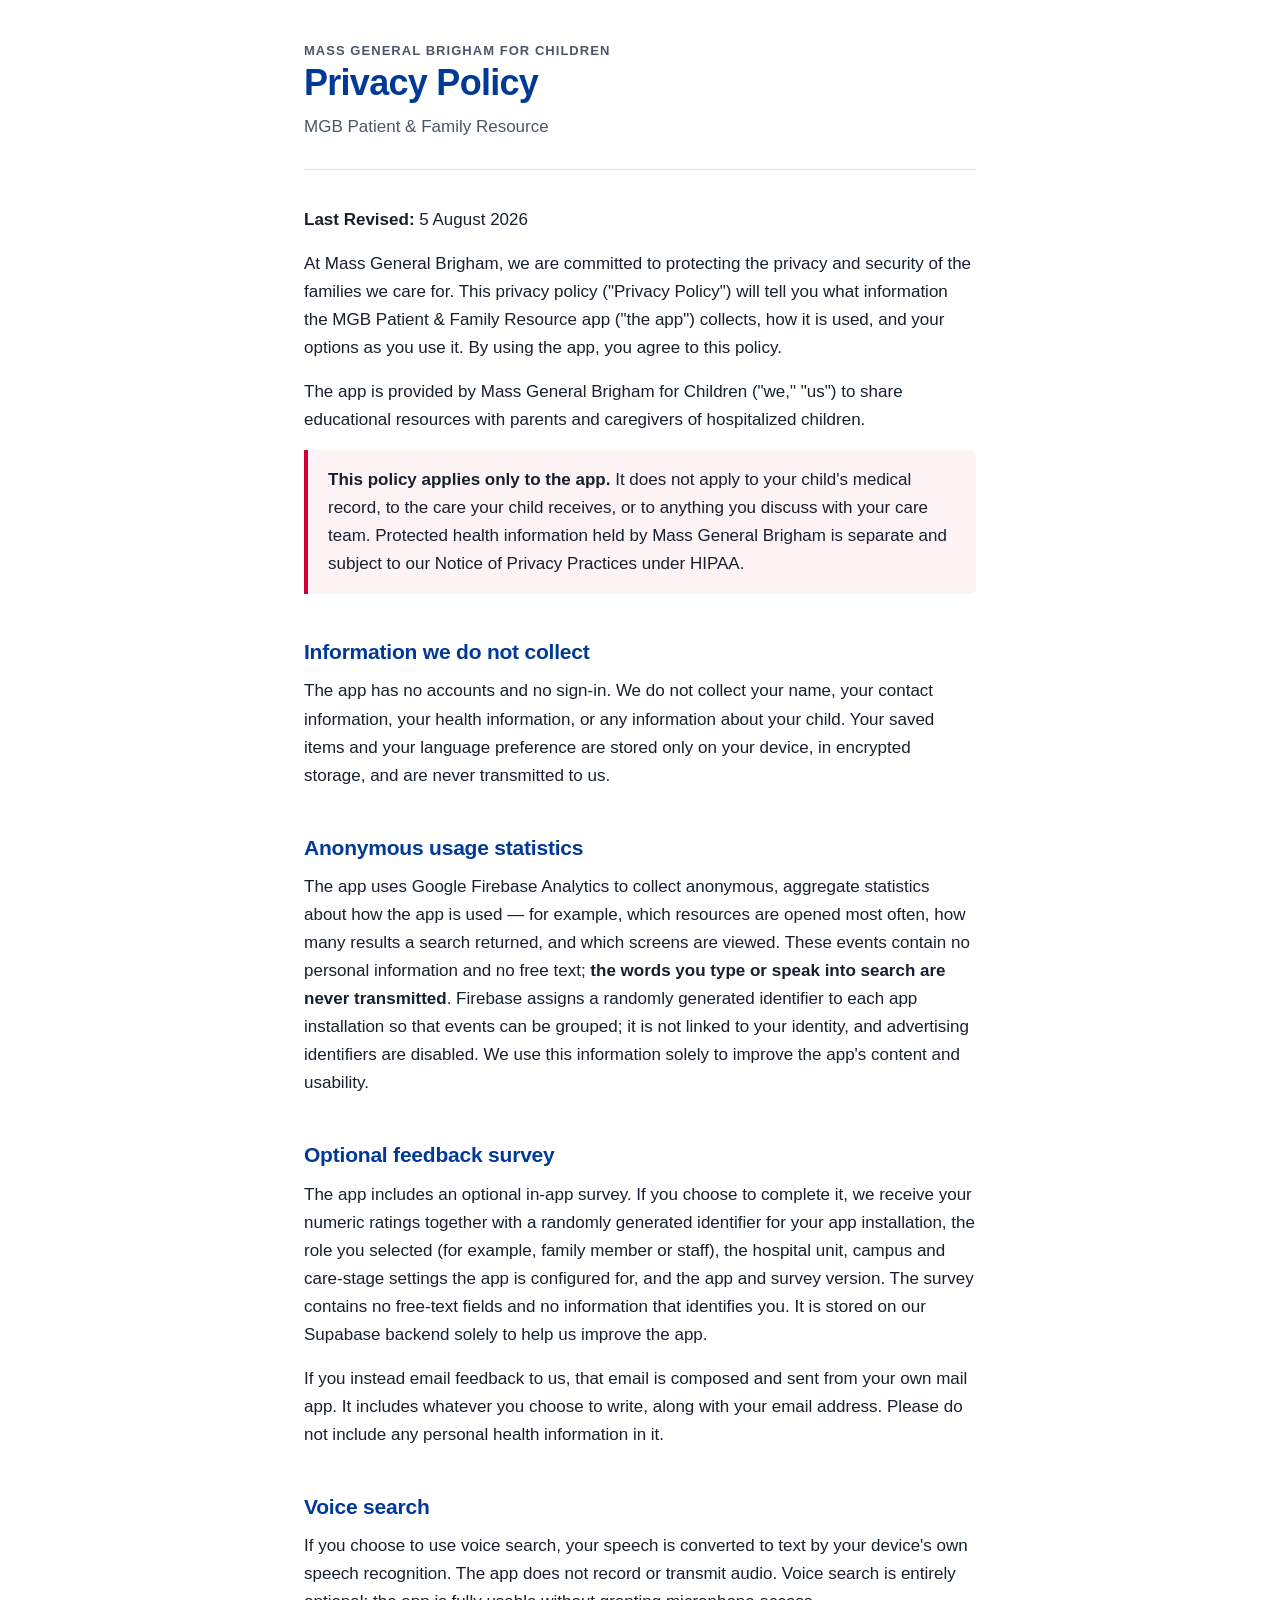
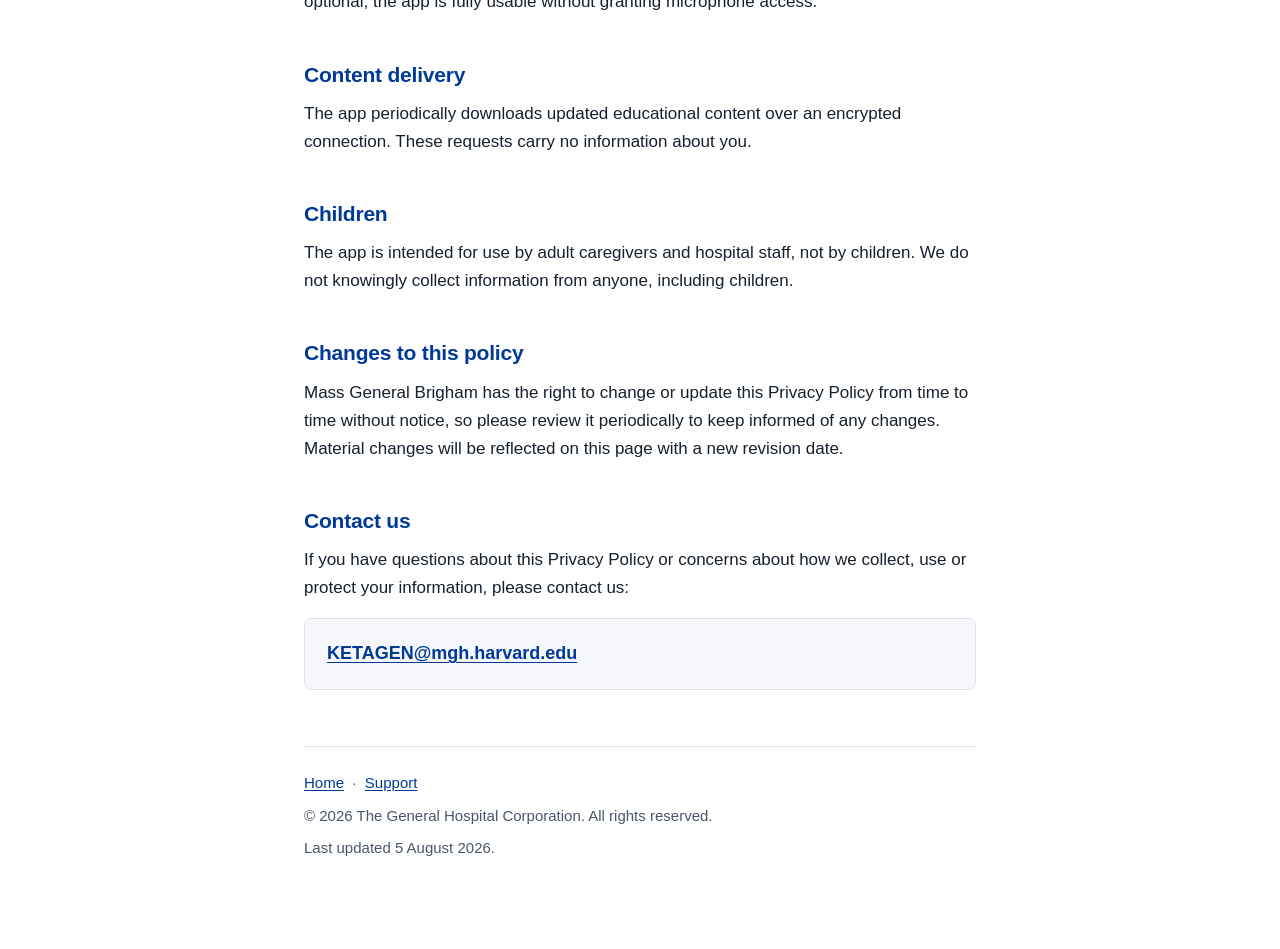
<file: privacy.html>
<!doctype html>
<html lang="en">
<head>
<meta charset="utf-8">
<meta name="viewport" content="width=device-width, initial-scale=1">
<title>Privacy Policy — MGB Patient &amp; Family Resource</title>
<meta name="description" content="Privacy policy for the MGB Patient &amp; Family Resource app from Mass General Brigham for Children.">
<link rel="stylesheet" href="assets/style.css?v=2026-10-26.2">
</head>
<body>
<div class="wrap">

  <header class="masthead">
    <p class="eyebrow">Mass General Brigham for Children</p>
    <h1>Privacy Policy</h1>
    <p>MGB Patient &amp; Family Resource</p>
  </header>

  <main>

    <p><strong>Last Revised:</strong> 5 August 2026</p>

    <p>At Mass General Brigham, we are committed to protecting the privacy and security of the
    families we care for. This privacy policy ("Privacy Policy") will tell you what information
    the MGB Patient &amp; Family Resource app ("the app") collects, how it is used, and your
    options as you use it. By using the app, you agree to this policy.</p>

    <p>The app is provided by Mass General Brigham for Children ("we," "us") to share educational
    resources with parents and caregivers of hospitalized children.</p>

    <div class="notice">
      <p><strong>This policy applies only to the app.</strong> It does not apply to your child's
      medical record, to the care your child receives, or to anything you discuss with your care
      team. Protected health information held by Mass General Brigham is separate and subject to
      our Notice of Privacy Practices under HIPAA.</p>
    </div>

    <h2>Information we do not collect</h2>
    <p>The app has no accounts and no sign-in. We do not collect your name, your contact
    information, your health information, or any information about your child. Your saved
    items and your language preference are stored only on your device, in encrypted storage,
    and are never transmitted to us.</p>

    <h2>Anonymous usage statistics</h2>
    <p>The app uses Google Firebase Analytics to collect anonymous, aggregate statistics about
    how the app is used — for example, which resources are opened most often, how many results
    a search returned, and which screens are viewed. These events contain no personal
    information and no free text; <strong>the words you type or speak into search are never
    transmitted</strong>. Firebase assigns a randomly generated identifier to each app
    installation so that events can be grouped; it is not linked to your identity, and
    advertising identifiers are disabled. We use this information solely to improve the app's
    content and usability.</p>

    <h2>Optional feedback survey</h2>
    <p>The app includes an optional in-app survey. If you choose to complete it, we receive
    your numeric ratings together with a randomly generated identifier for your app
    installation, the role you selected (for example, family member or staff), the hospital
    unit, campus and care-stage settings the app is configured for, and the app and survey
    version. The survey contains no free-text fields and no information that identifies you.
    It is stored on our Supabase backend solely to help us improve the app.</p>
    <p>If you instead email feedback to us, that email is composed and sent from your own mail
    app. It includes whatever you choose to write, along with your email address. Please do not
    include any personal health information in it.</p>

    <h2>Voice search</h2>
    <p>If you choose to use voice search, your speech is converted to text by your device's
    own speech recognition. The app does not record or transmit audio. Voice search is entirely
    optional; the app is fully usable without granting microphone access.</p>

    <h2>Content delivery</h2>
    <p>The app periodically downloads updated educational content over an encrypted connection.
    These requests carry no information about you.</p>

    <h2>Children</h2>
    <p>The app is intended for use by adult caregivers and hospital staff, not by children. We
    do not knowingly collect information from anyone, including children.</p>

    <h2>Changes to this policy</h2>
    <p>Mass General Brigham has the right to change or update this Privacy Policy from time to
    time without notice, so please review it periodically to keep informed of any changes.
    Material changes will be reflected on this page with a new revision date.</p>

    <h2>Contact us</h2>
    <p>If you have questions about this Privacy Policy or concerns about how we collect, use or
    protect your information, please contact us:</p>
    <div class="contact-card">
      <p class="email"><a href="mailto:KETAGEN@mgh.harvard.edu?subject=Privacy%20-%20MGB%20Patient%20%26%20Family%20Resource">KETAGEN@mgh.harvard.edu</a></p>
    </div>

  </main>

  <footer>
    <p><a href="./">Home</a> &nbsp;&middot;&nbsp; <a href="support.html">Support</a></p>
    <p>&copy; 2026 The General Hospital Corporation. All rights reserved.</p>
    <p>Last updated 5 August 2026.</p>
  </footer>

</div>
</body>
</html>
</file>
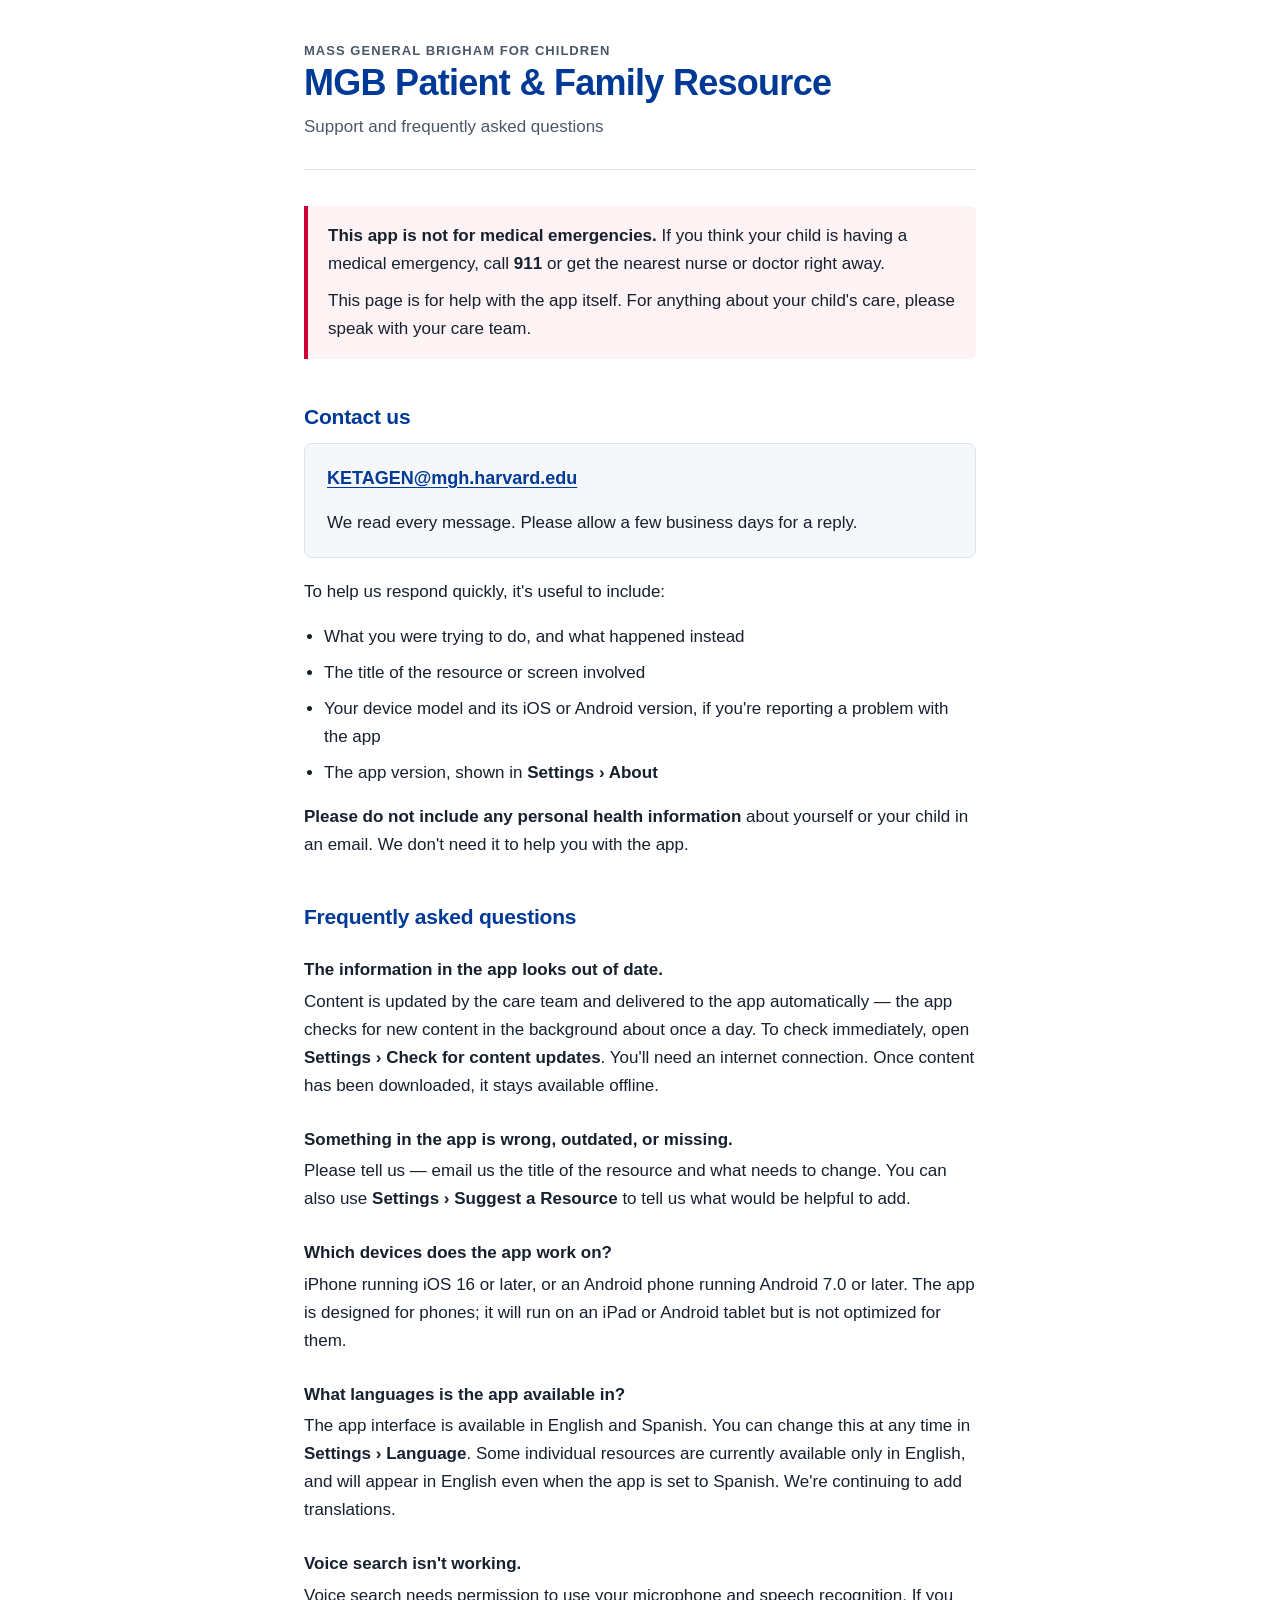
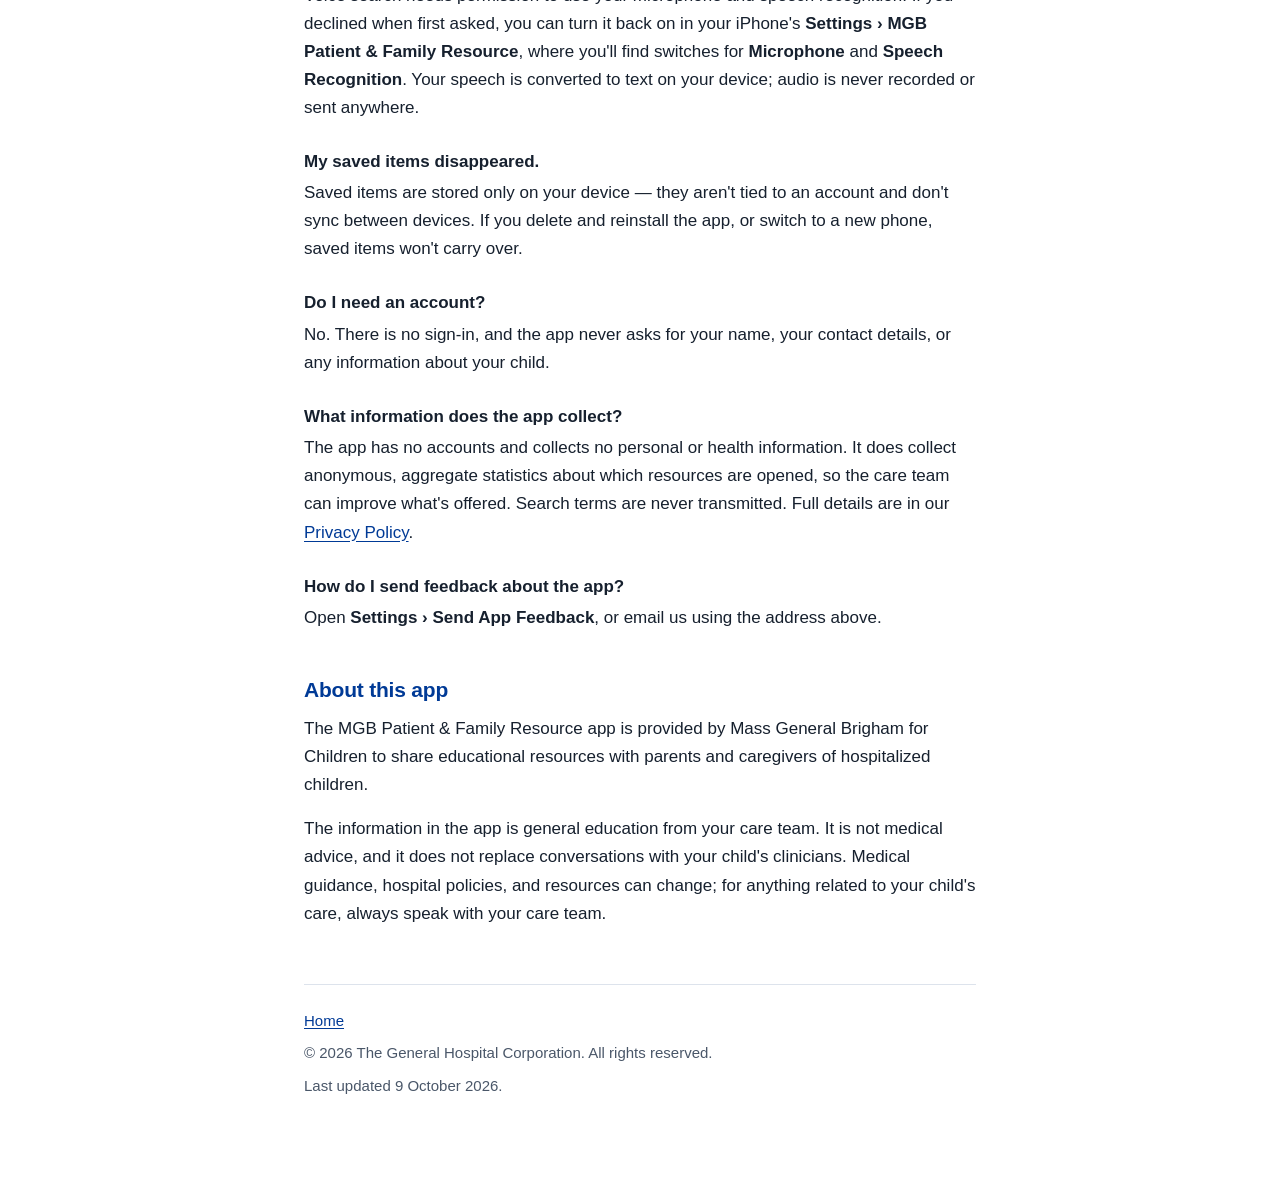
<file: support.html>
<!doctype html>
<html lang="en">
<head>
<meta charset="utf-8">
<meta name="viewport" content="width=device-width, initial-scale=1">
<title>Support — MGB Patient &amp; Family Resource</title>
<meta name="description" content="Help and contact information for the MGB Patient &amp; Family Resource app from Mass General Brigham for Children.">
<link rel="stylesheet" href="assets/style.css?v=2026-10-26.2">
</head>
<body>
<div class="wrap">

  <header class="masthead">
    <p class="eyebrow">Mass General Brigham for Children</p>
    <h1>MGB Patient &amp; Family Resource</h1>
    <p>Support and frequently asked questions</p>
  </header>

  <main>

    <div class="notice">
      <p><strong>This app is not for medical emergencies.</strong> If you think your child
      is having a medical emergency, call <strong>911</strong> or get the nearest nurse or
      doctor right away.</p>
      <p>This page is for help with the app itself. For anything about your child's care,
      please speak with your care team.</p>
    </div>

    <h2>Contact us</h2>

    <div class="contact-card">
      <p class="email"><a href="mailto:KETAGEN@mgh.harvard.edu?subject=MGB%20Patient%20%26%20Family%20Resource%20app">KETAGEN@mgh.harvard.edu</a></p>
      <p>We read every message. Please allow a few business days for a reply.</p>
    </div>

    <p>To help us respond quickly, it's useful to include:</p>
    <ul>
      <li>What you were trying to do, and what happened instead</li>
      <li>The title of the resource or screen involved</li>
      <li>Your device model and its iOS or Android version, if you're reporting a problem
      with the app</li>
      <li>The app version, shown in <strong>Settings &rsaquo; About</strong></li>
    </ul>

    <p><strong>Please do not include any personal health information</strong> about yourself
    or your child in an email. We don't need it to help you with the app.</p>

    <h2>Frequently asked questions</h2>

    <h3>The information in the app looks out of date.</h3>
    <p>Content is updated by the care team and delivered to the app automatically — the app
    checks for new content in the background about once a day. To check immediately, open
    <strong>Settings &rsaquo; Check for content updates</strong>. You'll need an internet
    connection. Once content has been downloaded, it stays available offline.</p>

    <h3>Something in the app is wrong, outdated, or missing.</h3>
    <p>Please tell us — email us the title of the resource and what needs to change. You can
    also use <strong>Settings &rsaquo; Suggest a Resource</strong> to tell us what would be
    helpful to add.</p>

    <h3>Which devices does the app work on?</h3>
    <p>iPhone running iOS 16 or later, or an Android phone running Android 7.0 or later. The
    app is designed for phones; it will run on an iPad or Android tablet but is not optimized
    for them.</p>

    <h3>What languages is the app available in?</h3>
    <p>The app interface is available in English and Spanish. You can change this at any time
    in <strong>Settings &rsaquo; Language</strong>. Some individual resources are currently
    available only in English, and will appear in English even when the app is set to Spanish.
    We're continuing to add translations.</p>

    <h3>Voice search isn't working.</h3>
    <p>Voice search needs permission to use your microphone and speech recognition. If you
    declined when first asked, you can turn it back on in your iPhone's
    <strong>Settings &rsaquo; MGB Patient &amp; Family Resource</strong>, where you'll find
    switches for <strong>Microphone</strong> and <strong>Speech Recognition</strong>. Your
    speech is converted to text on your device; audio is never recorded or sent anywhere.</p>

    <h3>My saved items disappeared.</h3>
    <p>Saved items are stored only on your device — they aren't tied to an account and don't
    sync between devices. If you delete and reinstall the app, or switch to a new phone,
    saved items won't carry over.</p>

    <h3>Do I need an account?</h3>
    <p>No. There is no sign-in, and the app never asks for your name, your contact details,
    or any information about your child.</p>

    <h3>What information does the app collect?</h3>
    <p>The app has no accounts and collects no personal or health information. It does collect
    anonymous, aggregate statistics about which resources are opened, so the care team can
    improve what's offered. Search terms are never transmitted.
    Full details are in our <a href="privacy.html">Privacy Policy</a>.</p>

    <h3>How do I send feedback about the app?</h3>
    <p>Open <strong>Settings &rsaquo; Send App Feedback</strong>, or email us using the address
    above.</p>

    <h2>About this app</h2>
    <p>The MGB Patient &amp; Family Resource app is provided by Mass General Brigham for
    Children to share educational resources with parents and caregivers of hospitalized
    children.</p>
    <p>The information in the app is general education from your care team. It is not medical
    advice, and it does not replace conversations with your child's clinicians. Medical
    guidance, hospital policies, and resources can change; for anything related to your child's
    care, always speak with your care team.</p>

  </main>

  <footer>
    <p><a href="./">Home</a></p>
    <p>&copy; 2026 The General Hospital Corporation. All rights reserved.</p>
    <p>Last updated 9 October 2026.</p>
  </footer>

</div>
</body>
</html>
</file>
<file: assets/style.css>
/* MGB Patient & Family Resource — support site
 *
 * Deliberately dependency-free: no web fonts, no CDN, no build step. The whole
 * site is three files served straight from GitHub Pages, so it cannot break
 * because something external went away. Colors mirror the app's theme seeds in
 * lib/core/theme/app_theme.dart so the page reads as part of the same product.
 */

:root {
  --mgb-blue: #003a96;
  --mgb-teal: #01828e;
  --ink: #16202e;
  --ink-muted: #4a5769;
  --rule: #dde3ec;
  --surface: #ffffff;
  --surface-sunken: #f5f7fa;
  --notice-bg: #fdf3f4;
  --notice-rule: #ce0037;
  --draft-bg: #fff8e6;
  --draft-rule: #a9750a;
  --cta: #003a96;
  --cta-hover: #01828e;
  --measure: 42rem;
}

@media (prefers-color-scheme: dark) {
  :root {
    --mgb-blue: #8fb4ff;
    --mgb-teal: #4fc3cd;
    --ink: #e8edf4;
    --ink-muted: #a4b1c2;
    --rule: #2b3546;
    --surface: #10151d;
    --surface-sunken: #171e29;
    --notice-bg: #2a1319;
    --notice-rule: #ff6b85;
    --draft-bg: #2a2312;
    --draft-rule: #e0b658;
    /* Not --mgb-blue: that flips to a pale tint for links on dark, which made
     * the install button look washed out. White on this blue is 5.8:1. */
    --cta: #2a5fd0;
    --cta-hover: #2457c5;
  }
}

*,
*::before,
*::after {
  box-sizing: border-box;
}

html {
  -webkit-text-size-adjust: 100%;
}

body {
  margin: 0;
  padding: 0 1.25rem 5rem;
  background: var(--surface);
  color: var(--ink);
  font-family: -apple-system, BlinkMacSystemFont, "Segoe UI", Roboto, "Helvetica Neue", Arial, sans-serif;
  font-size: 1.0625rem;
  line-height: 1.65;
  text-rendering: optimizeLegibility;
}

.wrap {
  max-width: var(--measure);
  margin: 0 auto;
}

/* ── Masthead ─────────────────────────────────────────────────────────────── */

header.masthead {
  border-bottom: 1px solid var(--rule);
  padding: 2.5rem 0 1.75rem;
  margin-bottom: 2.25rem;
}

.eyebrow {
  margin: 0 0 0.4rem;
  font-size: 0.8125rem;
  font-weight: 600;
  letter-spacing: 0.08em;
  text-transform: uppercase;
  color: var(--mgb-teal);
}

h1 {
  margin: 0 0 0.5rem;
  font-size: clamp(1.75rem, 5vw, 2.25rem);
  line-height: 1.2;
  letter-spacing: -0.02em;
  color: var(--mgb-blue);
}

.masthead p {
  margin: 0;
  color: var(--ink-muted);
}

/* ── Typography ───────────────────────────────────────────────────────────── */

h2 {
  margin: 2.75rem 0 0.75rem;
  font-size: 1.3125rem;
  line-height: 1.3;
  letter-spacing: -0.01em;
  color: var(--mgb-blue);
}

h3 {
  margin: 1.75rem 0 0.35rem;
  font-size: 1.0625rem;
  line-height: 1.4;
  color: var(--ink);
}

p {
  margin: 0 0 1rem;
}

ul {
  margin: 0 0 1rem;
  padding-left: 1.25rem;
}

li {
  margin-bottom: 0.5rem;
}

a {
  color: var(--mgb-blue);
  text-underline-offset: 0.15em;
}

a:hover {
  color: var(--mgb-teal);
}

a:focus-visible {
  outline: 2px solid var(--mgb-teal);
  outline-offset: 2px;
  border-radius: 2px;
}

strong {
  font-weight: 650;
}

/* ── Callouts ─────────────────────────────────────────────────────────────── */

/* Emergency notice. First thing on the page by design: a caregiver arriving
 * here in a crisis must be routed to 911 before anything else competes. */
.notice {
  background: var(--notice-bg);
  border-left: 4px solid var(--notice-rule);
  border-radius: 0 6px 6px 0;
  padding: 1rem 1.25rem;
  margin: 0 0 2.25rem;
}

.notice p {
  margin: 0;
}

.notice p + p {
  margin-top: 0.6rem;
}

.draft-banner {
  background: var(--draft-bg);
  border-left: 4px solid var(--draft-rule);
  border-radius: 0 6px 6px 0;
  padding: 1rem 1.25rem;
  margin: 0 0 2.25rem;
  font-size: 0.9375rem;
}

.draft-banner p {
  margin: 0;
}

.contact-card {
  background: var(--surface-sunken);
  border: 1px solid var(--rule);
  border-radius: 8px;
  padding: 1.25rem 1.375rem;
  margin: 0 0 1.25rem;
}

.contact-card p:last-child {
  margin-bottom: 0;
}

.contact-card .email {
  font-size: 1.125rem;
  font-weight: 600;
}

/* ── Landing page ─────────────────────────────────────────────────────────── */

.tagline {
  font-size: 1.125rem;
}

/* Get-the-app card. Borrows the shape of an App Store product header (real
 * app icon, name, "Free", one solid button) because that is what reads as
 * official to a family: the page is clearly the app's own, not a link to
 * something unknown. No store badge artwork (see index.html for why). */
.get-app {
  margin: 0 0 1rem;
  padding: 1.25rem;
  border: 1px solid var(--rule);
  border-radius: 16px;
  background: var(--surface-sunken);
}

.get-app-head {
  display: flex;
  align-items: center;
  gap: 0.875rem;
  margin-bottom: 1.125rem;
}

/* Approximates the iOS icon mask so the icon looks like it does on a phone. */
.get-app-icon {
  flex: none;
  width: 60px;
  height: 60px;
  border-radius: 13px;
  box-shadow: 0 0 0 1px var(--rule);
}

.get-app-name {
  margin: 0;
  font-size: 1.125rem;
  font-weight: 650;
  line-height: 1.3;
}

.get-app-meta {
  margin: 0.125rem 0 0;
  color: var(--ink-muted);
  font-size: 0.875rem;
  line-height: 1.4;
}

/* Store buttons. Sized well past Apple's 44pt minimum touch target, since the
 * audience is tired parents on a phone, often one-handed. */
.store-row {
  display: flex;
  flex-wrap: wrap;
  gap: 0.75rem;
}

.store-btn {
  display: flex;
  flex: 1 1 15rem;
  align-items: center;
  justify-content: center;
  gap: 0.75rem;
  min-height: 3.75rem;
  padding: 0.625rem 1.25rem;
  border-radius: 12px;
  background: var(--cta);
  color: #ffffff;
  text-decoration: none;
  line-height: 1.25;
  box-shadow: 0 1px 2px rgb(0 0 0 / 0.12), 0 4px 12px rgb(0 0 0 / 0.08);
}

.store-btn:hover {
  background: var(--cta-hover);
  color: #ffffff;
}

.store-btn:focus-visible {
  border-radius: 12px;
}

.store-btn-icon {
  flex: none;
  width: 1.5rem;
  height: 1.5rem;
}

.store-btn-text {
  display: flex;
  flex-direction: column;
}

.store-btn-main {
  font-size: 1.1875rem;
  font-weight: 650;
}

.store-btn-sub {
  font-size: 0.8125rem;
  opacity: 0.9;
}

/* Platform-aware layout. index.html tags <html data-platform="ios|android|desktop">
 * from the user agent before paint. The matching button becomes the one
 * primary action, full width so a tired parent can't miss it one-handed; the
 * other collapses to its .store-btn-alt line ("Using an Android phone? Get it
 * on Google Play") so a relative on a different phone still has a path. No
 * attribute (JS off, unknown touch device) shows both buttons as equals. A
 * computer ("desktop") gets .get-app-qr instead of the buttons. */
.store-btn-alt {
  display: none;
}

html[data-platform] .store-row {
  flex-direction: column;
  gap: 1rem;
}

/* In the column, the row's 15rem flex-basis would become a height. */
html[data-platform] .store-btn {
  flex: none;
}

html[data-platform="ios"] .store-btn[data-store="ios"],
html[data-platform="android"] .store-btn[data-store="android"] {
  order: -1; /* primary always first, regardless of DOM order */
  min-height: 4.25rem;
}

html[data-platform="ios"] .store-btn[data-store="android"],
html[data-platform="android"] .store-btn[data-store="ios"] {
  display: block;
  min-height: 0;
  padding: 0;
  border-radius: 0;
  background: transparent;
  box-shadow: none;
  color: var(--ink-muted);
  font-size: 0.9375rem;
  line-height: 1.5;
}

html[data-platform="ios"] .store-btn[data-store="android"] > :not(.store-btn-alt),
html[data-platform="android"] .store-btn[data-store="ios"] > :not(.store-btn-alt) {
  display: none;
}

html[data-platform="ios"] .store-btn[data-store="android"] .store-btn-alt,
html[data-platform="android"] .store-btn[data-store="ios"] .store-btn-alt {
  display: inline;
}

/* Computers: a QR code of this page in place of the store buttons. The SVG
 * carries its own white tile and quiet zone, so it scans in dark mode too. */
.get-app-qr {
  display: none;
}

html[data-platform="desktop"] .store-row {
  display: none;
}

html[data-platform="desktop"] .get-app-qr {
  display: flex;
  align-items: center;
  gap: 1.25rem;
}

.get-app-qr img {
  flex: none;
  border-radius: 8px;
  box-shadow: 0 0 0 1px var(--rule);
}

.get-app-qr p {
  margin: 0;
  max-width: 22rem;
  line-height: 1.5;
}

.store-btn-alt strong {
  color: var(--mgb-blue);
  font-weight: 600;
  text-decoration: underline;
  text-underline-offset: 0.15em;
}

/* Feature blocks carry their own rule so the page scans as a list of distinct
 * capabilities rather than one wall of prose. */
.feature {
  border-top: 1px solid var(--rule);
  padding-top: 1.25rem;
  margin-bottom: 1.5rem;
}

.feature h3 {
  margin-top: 0;
  color: var(--mgb-blue);
}

.feature p:last-child {
  margin-bottom: 0;
}

/* ── Footer ───────────────────────────────────────────────────────────────── */

footer {
  border-top: 1px solid var(--rule);
  margin-top: 3.5rem;
  padding-top: 1.5rem;
  font-size: 0.9375rem;
  color: var(--ink-muted);
}

footer p {
  margin: 0 0 0.5rem;
}

/* ── Print (the privacy policy gets printed for legal review) ─────────────── */

@media print {
  body {
    padding: 0;
    font-size: 11pt;
    color: #000;
    background: #fff;
  }

  a {
    color: #000;
  }

  .draft-banner {
    border: 1px solid #000;
  }
}
</file>
